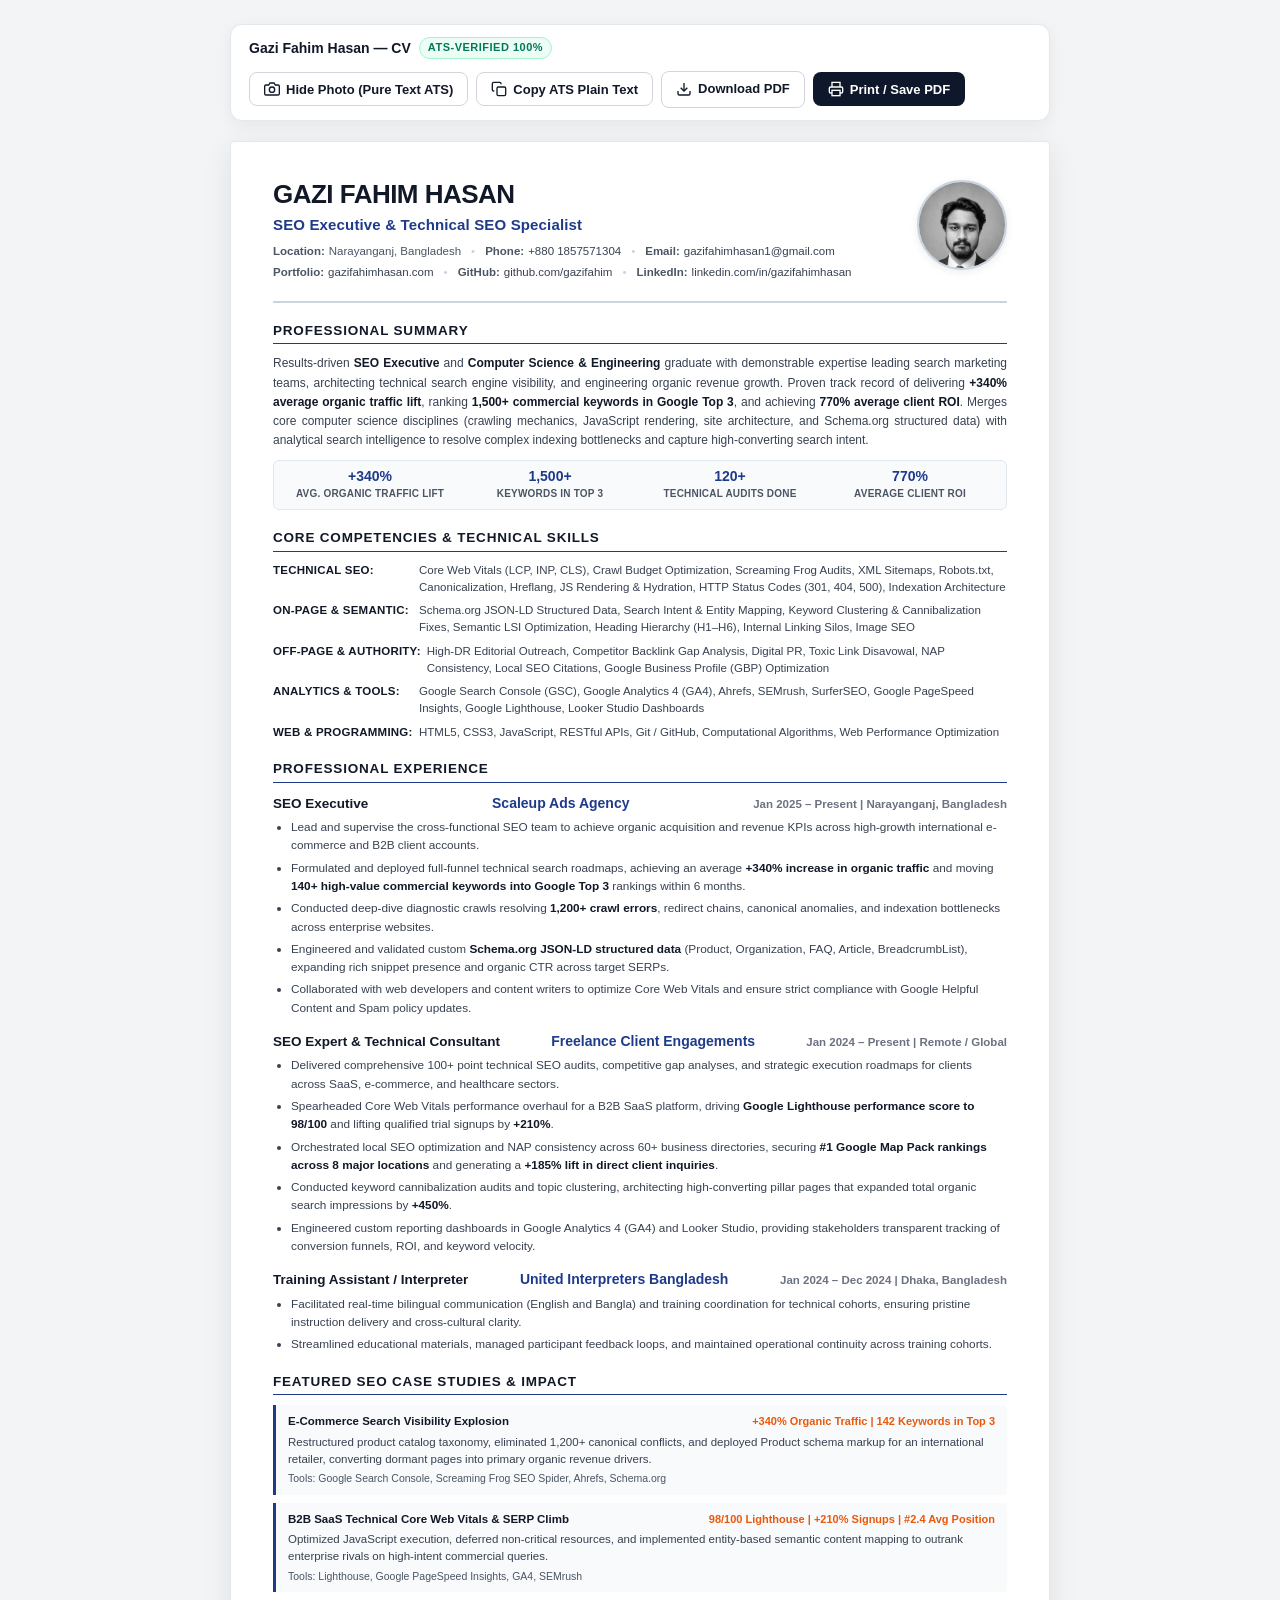
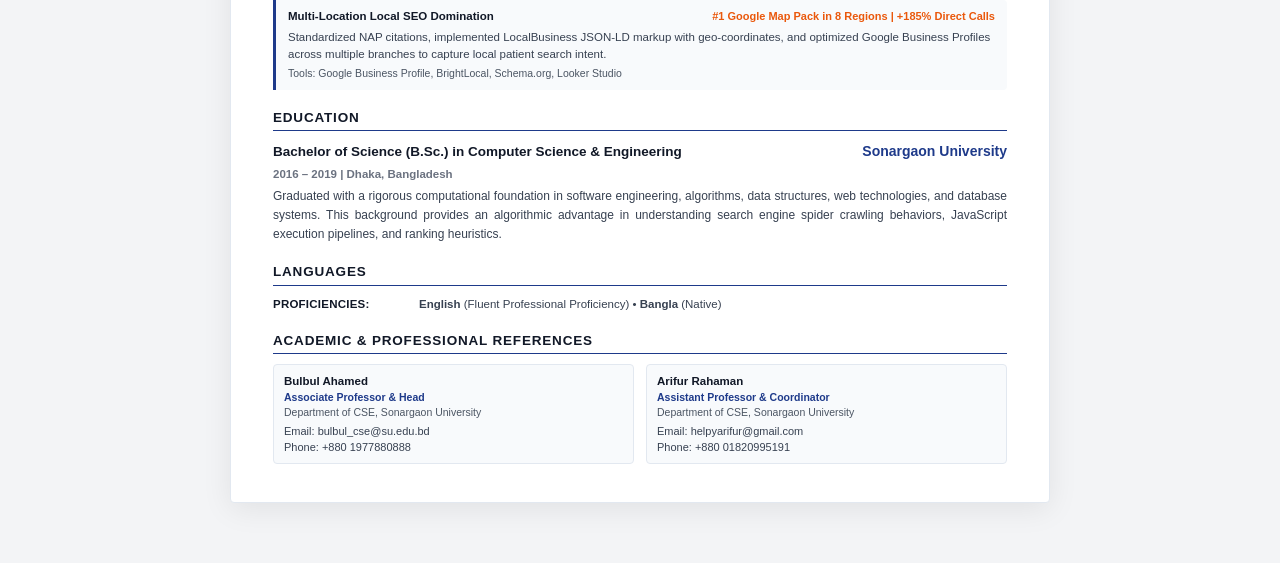
<file: index.html>
<!DOCTYPE html>
<html lang="en">
<head>
  <meta charset="UTF-8">
  <meta name="viewport" content="width=device-width, initial-scale=1.0">
  <title>Gazi Fahim Hasan — ATS-Friendly Curriculum Vitae (CV)</title>
  <meta name="description" content="Curriculum Vitae for Gazi Fahim Hasan, SEO Executive & Technical SEO Specialist. B.Sc in Computer Science & Engineering.">
  <link rel="stylesheet" href="styles.css">
</head>
<body>

  <!-- ========================================================================= -->
  <!-- Screen-Only Interactive Control Toolbar                                   -->
  <!-- ========================================================================= -->
  <div class="toolbar-container" id="cv-toolbar">
    <div class="toolbar-title">
      <span>Gazi Fahim Hasan — CV</span>
      <span class="badge">ATS-Verified 100%</span>
    </div>
    <div class="toolbar-actions">
      <button class="btn btn-secondary" id="toggle-photo-btn" onclick="togglePhoto()">
        <svg viewBox="0 0 24 24" fill="none" stroke="currentColor" stroke-width="2"><path d="M23 19a2 2 0 0 1-2 2H3a2 2 0 0 1-2-2V8a2 2 0 0 1 2-2h4l2-3h6l2 3h4a2 2 0 0 1 2 2z"/><circle cx="12" cy="13" r="4"/></svg>
        <span id="photo-btn-text">Hide Photo (Pure Text ATS)</span>
      </button>

      <button class="btn btn-secondary" onclick="openPlainTextModal()">
        <svg viewBox="0 0 24 24" fill="none" stroke="currentColor" stroke-width="2"><rect x="9" y="9" width="13" height="13" rx="2" ry="2"/><path d="M5 15H4a2 2 0 0 1-2-2V4a2 2 0 0 1 2-2h9a2 2 0 0 1 2 2v1"/></svg>
        <span>Copy ATS Plain Text</span>
      </button>

      <a class="btn btn-secondary" href="Gazi_Fahim_Hasan_ATS_CV.pdf" download="Gazi_Fahim_Hasan_ATS_CV.pdf" id="download-pdf-link">
        <svg viewBox="0 0 24 24" fill="none" stroke="currentColor" stroke-width="2"><path d="M21 15v4a2 2 0 0 1-2 2H5a2 2 0 0 1-2-2v-4"/><polyline points="7 10 12 15 17 10"/><line x1="12" y1="15" x2="12" y2="3"/></svg>
        <span>Download PDF</span>
      </a>

      <button class="btn btn-primary" onclick="window.print()">
        <svg viewBox="0 0 24 24" fill="none" stroke="currentColor" stroke-width="2"><polyline points="6 9 6 2 18 2 18 9"/><path d="M6 18H4a2 2 0 0 1-2-2v-5a2 2 0 0 1 2-2h16a2 2 0 0 1 2 2v5a2 2 0 0 1-2 2h-2"/><rect x="6" y="14" width="12" height="8"/></svg>
        <span>Print / Save PDF</span>
      </button>
    </div>
  </div>

  <!-- ========================================================================= -->
  <!-- ATS Printable CV Sheet                                                    -->
  <!-- ========================================================================= -->
  <main class="cv-sheet" id="cv-content">
    
    <!-- 1. Header (Linear ATS Hierarchy) -->
    <header class="cv-header">
      <div class="cv-header-content">
        <h1 class="cv-name">Gazi Fahim Hasan</h1>
        <div class="cv-title">SEO Executive &amp; Technical SEO Specialist</div>
        
        <div class="cv-contact-list">
          <div class="contact-row">
            <span class="contact-item"><strong>Location:</strong> Narayanganj, Bangladesh</span>
            <span class="contact-separator">•</span>
            <span class="contact-item"><strong>Phone:</strong> <a href="tel:+8801857571304">+880 1857571304</a></span>
            <span class="contact-separator">•</span>
            <span class="contact-item"><strong>Email:</strong> <a href="mailto:gazifahimhasan1@gmail.com">gazifahimhasan1@gmail.com</a></span>
          </div>
          <div class="contact-row">
            <span class="contact-item"><strong>Portfolio:</strong> <a href="https://gazifahimhasan.com" target="_blank" rel="noopener noreferrer">gazifahimhasan.com</a></span>
            <span class="contact-separator">•</span>
            <span class="contact-item"><strong>GitHub:</strong> <a href="https://github.com/gazifahim" target="_blank" rel="noopener noreferrer">github.com/gazifahim</a></span>
            <span class="contact-separator">•</span>
            <span class="contact-item"><strong>LinkedIn:</strong> <a href="https://linkedin.com/in/gazifahimhasan" target="_blank" rel="noopener noreferrer">linkedin.com/in/gazifahimhasan</a></span>
          </div>
        </div>
      </div>

      <!-- Executive Headshot (from portfolio assets) -->
      <div class="cv-photo-wrapper" id="cv-photo">
        <img src="assets/images/gazi-portrait.png" alt="Gazi Fahim Hasan Professional Portrait" width="90" height="90">
      </div>
    </header>

    <!-- 2. Professional Summary -->
    <section class="cv-section" aria-labelledby="heading-summary">
      <h2 class="section-heading" id="heading-summary">Professional Summary</h2>
      <p class="summary-text">
        Results-driven <strong>SEO Executive</strong> and <strong>Computer Science &amp; Engineering</strong> graduate with demonstrable expertise leading search marketing teams, architecting technical search engine visibility, and engineering organic revenue growth. Proven track record of delivering <strong>+340% average organic traffic lift</strong>, ranking <strong>1,500+ commercial keywords in Google Top 3</strong>, and achieving <strong>770% average client ROI</strong>. Merges core computer science disciplines (crawling mechanics, JavaScript rendering, site architecture, and Schema.org structured data) with analytical search intelligence to resolve complex indexing bottlenecks and capture high-converting search intent.
      </p>

      <!-- Key Performance Metrics Strip -->
      <div class="metrics-strip">
        <div class="metric-box">
          <div class="metric-val">+340%</div>
          <div class="metric-lbl">Avg. Organic Traffic Lift</div>
        </div>
        <div class="metric-box">
          <div class="metric-val">1,500+</div>
          <div class="metric-lbl">Keywords in Top 3</div>
        </div>
        <div class="metric-box">
          <div class="metric-val">120+</div>
          <div class="metric-lbl">Technical Audits Done</div>
        </div>
        <div class="metric-box">
          <div class="metric-val">770%</div>
          <div class="metric-lbl">Average Client ROI</div>
        </div>
      </div>
    </section>

    <!-- 3. Core Competencies & Technical Skills -->
    <section class="cv-section" aria-labelledby="heading-skills">
      <h2 class="section-heading" id="heading-skills">Core Competencies &amp; Technical Skills</h2>
      <div class="skills-container">
        <div class="skill-category-row">
          <span class="skill-category-title">Technical SEO:</span>
          <span class="skill-items-list">Core Web Vitals (LCP, INP, CLS), Crawl Budget Optimization, Screaming Frog Audits, XML Sitemaps, Robots.txt, Canonicalization, Hreflang, JS Rendering &amp; Hydration, HTTP Status Codes (301, 404, 500), Indexation Architecture</span>
        </div>
        <div class="skill-category-row">
          <span class="skill-category-title">On-Page &amp; Semantic:</span>
          <span class="skill-items-list">Schema.org JSON-LD Structured Data, Search Intent &amp; Entity Mapping, Keyword Clustering &amp; Cannibalization Fixes, Semantic LSI Optimization, Heading Hierarchy (H1–H6), Internal Linking Silos, Image SEO</span>
        </div>
        <div class="skill-category-row">
          <span class="skill-category-title">Off-Page &amp; Authority:</span>
          <span class="skill-items-list">High-DR Editorial Outreach, Competitor Backlink Gap Analysis, Digital PR, Toxic Link Disavowal, NAP Consistency, Local SEO Citations, Google Business Profile (GBP) Optimization</span>
        </div>
        <div class="skill-category-row">
          <span class="skill-category-title">Analytics &amp; Tools:</span>
          <span class="skill-items-list">Google Search Console (GSC), Google Analytics 4 (GA4), Ahrefs, SEMrush, SurferSEO, Google PageSpeed Insights, Google Lighthouse, Looker Studio Dashboards</span>
        </div>
        <div class="skill-category-row">
          <span class="skill-category-title">Web &amp; Programming:</span>
          <span class="skill-items-list">HTML5, CSS3, JavaScript, RESTful APIs, Git / GitHub, Computational Algorithms, Web Performance Optimization</span>
        </div>
      </div>
    </section>

    <!-- 4. Professional Experience -->
    <section class="cv-section" aria-labelledby="heading-experience">
      <h2 class="section-heading" id="heading-experience">Professional Experience</h2>
      <div class="experience-list">

        <!-- Role 1: Scaleup Ads Agency -->
        <article class="experience-item">
          <div class="item-header">
            <span class="item-role">SEO Executive</span>
            <span class="item-company">Scaleup Ads Agency</span>
            <span class="item-location-date">Jan 2025 – Present | Narayanganj, Bangladesh</span>
          </div>
          <ul class="bullet-list">
            <li>Lead and supervise the cross-functional SEO team to achieve organic acquisition and revenue KPIs across high-growth international e-commerce and B2B client accounts.</li>
            <li>Formulated and deployed full-funnel technical search roadmaps, achieving an average <strong>+340% increase in organic traffic</strong> and moving <strong>140+ high-value commercial keywords into Google Top 3</strong> rankings within 6 months.</li>
            <li>Conducted deep-dive diagnostic crawls resolving <strong>1,200+ crawl errors</strong>, redirect chains, canonical anomalies, and indexation bottlenecks across enterprise websites.</li>
            <li>Engineered and validated custom <strong>Schema.org JSON-LD structured data</strong> (Product, Organization, FAQ, Article, BreadcrumbList), expanding rich snippet presence and organic CTR across target SERPs.</li>
            <li>Collaborated with web developers and content writers to optimize Core Web Vitals and ensure strict compliance with Google Helpful Content and Spam policy updates.</li>
          </ul>
        </article>

        <!-- Role 2: Freelance SEO Consultant -->
        <article class="experience-item">
          <div class="item-header">
            <span class="item-role">SEO Expert &amp; Technical Consultant</span>
            <span class="item-company">Freelance Client Engagements</span>
            <span class="item-location-date">Jan 2024 – Present | Remote / Global</span>
          </div>
          <ul class="bullet-list">
            <li>Delivered comprehensive 100+ point technical SEO audits, competitive gap analyses, and strategic execution roadmaps for clients across SaaS, e-commerce, and healthcare sectors.</li>
            <li>Spearheaded Core Web Vitals performance overhaul for a B2B SaaS platform, driving <strong>Google Lighthouse performance score to 98/100</strong> and lifting qualified trial signups by <strong>+210%</strong>.</li>
            <li>Orchestrated local SEO optimization and NAP consistency across 60+ business directories, securing <strong>#1 Google Map Pack rankings across 8 major locations</strong> and generating a <strong>+185% lift in direct client inquiries</strong>.</li>
            <li>Conducted keyword cannibalization audits and topic clustering, architecting high-converting pillar pages that expanded total organic search impressions by <strong>+450%</strong>.</li>
            <li>Engineered custom reporting dashboards in Google Analytics 4 (GA4) and Looker Studio, providing stakeholders transparent tracking of conversion funnels, ROI, and keyword velocity.</li>
          </ul>
        </article>

        <!-- Role 3: United Interpreters Bangladesh -->
        <article class="experience-item">
          <div class="item-header">
            <span class="item-role">Training Assistant / Interpreter</span>
            <span class="item-company">United Interpreters Bangladesh</span>
            <span class="item-location-date">Jan 2024 – Dec 2024 | Dhaka, Bangladesh</span>
          </div>
          <ul class="bullet-list">
            <li>Facilitated real-time bilingual communication (English and Bangla) and training coordination for technical cohorts, ensuring pristine instruction delivery and cross-cultural clarity.</li>
            <li>Streamlined educational materials, managed participant feedback loops, and maintained operational continuity across training cohorts.</li>
          </ul>
        </article>

      </div>
    </section>

    <!-- 5. Key SEO Case Studies & Measurable Impact -->
    <section class="cv-section" aria-labelledby="heading-case-studies">
      <h2 class="section-heading" id="heading-case-studies">Featured SEO Case Studies &amp; Impact</h2>
      <div class="case-studies-grid">
        
        <div class="case-study-card">
          <div class="case-study-title-row">
            <span class="case-study-name">E-Commerce Search Visibility Explosion</span>
            <span class="case-study-highlight">+340% Organic Traffic | 142 Keywords in Top 3</span>
          </div>
          <p class="case-study-desc">
            Restructured product catalog taxonomy, eliminated 1,200+ canonical conflicts, and deployed Product schema markup for an international retailer, converting dormant pages into primary organic revenue drivers.
          </p>
          <div class="case-study-tools">Tools: Google Search Console, Screaming Frog SEO Spider, Ahrefs, Schema.org</div>
        </div>

        <div class="case-study-card">
          <div class="case-study-title-row">
            <span class="case-study-name">B2B SaaS Technical Core Web Vitals &amp; SERP Climb</span>
            <span class="case-study-highlight">98/100 Lighthouse | +210% Signups | #2.4 Avg Position</span>
          </div>
          <p class="case-study-desc">
            Optimized JavaScript execution, deferred non-critical resources, and implemented entity-based semantic content mapping to outrank enterprise rivals on high-intent commercial queries.
          </p>
          <div class="case-study-tools">Tools: Lighthouse, Google PageSpeed Insights, GA4, SEMrush</div>
        </div>

        <div class="case-study-card">
          <div class="case-study-title-row">
            <span class="case-study-name">Multi-Location Local SEO Domination</span>
            <span class="case-study-highlight">#1 Google Map Pack in 8 Regions | +185% Direct Calls</span>
          </div>
          <p class="case-study-desc">
            Standardized NAP citations, implemented LocalBusiness JSON-LD markup with geo-coordinates, and optimized Google Business Profiles across multiple branches to capture local patient search intent.
          </p>
          <div class="case-study-tools">Tools: Google Business Profile, BrightLocal, Schema.org, Looker Studio</div>
        </div>

      </div>
    </section>

    <!-- 6. Education -->
    <section class="cv-section" aria-labelledby="heading-education">
      <h2 class="section-heading" id="heading-education">Education</h2>
      <div class="education-item">
        <div class="item-header">
          <span class="item-role">Bachelor of Science (B.Sc.) in Computer Science &amp; Engineering</span>
          <span class="item-company">Sonargaon University</span>
          <span class="item-location-date">2016 – 2019 | Dhaka, Bangladesh</span>
        </div>
        <p class="summary-text" style="margin-top: 4px;">
          Graduated with a rigorous computational foundation in software engineering, algorithms, data structures, web technologies, and database systems. This background provides an algorithmic advantage in understanding search engine spider crawling behaviors, JavaScript execution pipelines, and ranking heuristics.
        </p>
      </div>
    </section>

    <!-- 7. Languages -->
    <section class="cv-section" aria-labelledby="heading-languages">
      <h2 class="section-heading" id="heading-languages">Languages</h2>
      <div class="skill-category-row">
        <span class="skill-category-title">Proficiencies:</span>
        <span class="skill-items-list"><strong>English</strong> (Fluent Professional Proficiency) • <strong>Bangla</strong> (Native)</span>
      </div>
    </section>

    <!-- 8. Academic & Professional References -->
    <section class="cv-section" aria-labelledby="heading-references">
      <h2 class="section-heading" id="heading-references">Academic &amp; Professional References</h2>
      <div class="references-grid">

        <div class="reference-card">
          <div class="ref-name">Bulbul Ahamed</div>
          <div class="ref-title">Associate Professor &amp; Head</div>
          <div class="ref-dept">Department of CSE, Sonargaon University</div>
          <div class="ref-contact">
            <div>Email: <a href="mailto:bulbul_cse@su.edu.bd">bulbul_cse@su.edu.bd</a></div>
            <div>Phone: <a href="tel:+8801977880888">+880 1977880888</a></div>
          </div>
        </div>

        <div class="reference-card">
          <div class="ref-name">Arifur Rahaman</div>
          <div class="ref-title">Assistant Professor &amp; Coordinator</div>
          <div class="ref-dept">Department of CSE, Sonargaon University</div>
          <div class="ref-contact">
            <div>Email: <a href="mailto:helpyarifur@gmail.com">helpyarifur@gmail.com</a></div>
            <div>Phone: <a href="tel:+88001820995191">+880 01820995191</a></div>
          </div>
        </div>

      </div>
    </section>

  </main>

  <!-- ========================================================================= -->
  <!-- Plain Text ATS Extractor Modal                                            -->
  <!-- ========================================================================= -->
  <div class="modal-overlay" id="plain-text-modal" onclick="closeModalOnBackdrop(event)">
    <div class="modal-content">
      <div class="modal-header">
        <div class="modal-title">ATS Plain Text Format (Ready for Job Application Portals)</div>
        <button class="btn btn-secondary" onclick="closePlainTextModal()" style="padding: 4px 10px;">✕</button>
      </div>
      <div class="modal-body">
        <textarea class="plain-text-box" id="plain-text-content" readonly></textarea>
      </div>
      <div class="modal-footer">
        <button class="btn btn-secondary" onclick="closePlainTextModal()">Close</button>
        <button class="btn btn-primary" onclick="copyPlainTextToClipboard()">Copy to Clipboard</button>
      </div>
    </div>
  </div>

  <!-- Toast Notification -->
  <div class="toast" id="toast">Text copied to clipboard!</div>

  <!-- JavaScript Logic -->
  <script>
    // Toggle Photo logic
    let photoVisible = true;
    function togglePhoto() {
      photoVisible = !photoVisible;
      document.body.classList.toggle('hide-photo', !photoVisible);
      const btnText = document.getElementById('photo-btn-text');
      btnText.textContent = photoVisible ? 'Hide Photo (Pure Text ATS)' : 'Show Photo (Executive Mode)';
    }

    // ATS Plain Text Content Generator
    const plainTextCV = `GAZI FAHIM HASAN
SEO Executive & Technical SEO Specialist
Location: Narayanganj, Bangladesh (Open to Remote / Global Relocation)
Phone: +880 1857571304
Email: gazifahimhasan1@gmail.com
Portfolio: https://gazifahimhasan.com
GitHub: https://github.com/gazifahim
LinkedIn: https://linkedin.com/in/gazifahimhasan

==================================================
PROFESSIONAL SUMMARY
==================================================
Results-driven SEO Executive and Computer Science & Engineering graduate with demonstrable expertise leading search marketing teams, architecting technical search engine visibility, and engineering organic revenue growth. Proven track record of delivering +340% average organic traffic lift, ranking 1,500+ commercial keywords in Google Top 3, and achieving 770% average client ROI. Merges core computer science disciplines (crawling mechanics, JavaScript rendering, site architecture, and Schema.org structured data) with analytical search intelligence to resolve complex indexing bottlenecks and capture high-converting search intent.

KEY METRICS:
- Avg. Organic Traffic Lift: +340%
- Keywords in Google Top 3: 1,500+
- Technical Audits Delivered: 120+
- Average Client ROI: 770%

==================================================
CORE COMPETENCIES & TECHNICAL SKILLS
==================================================
- Technical SEO: Core Web Vitals (LCP, INP, CLS), Crawl Budget Optimization, Screaming Frog Audits, XML Sitemaps, Robots.txt, Canonicalization, Hreflang, JS Rendering & Hydration, HTTP Status Codes (301, 404, 500), Indexation Architecture
- On-Page & Semantic: Schema.org JSON-LD Structured Data, Search Intent & Entity Mapping, Keyword Clustering & Cannibalization Fixes, Semantic LSI Optimization, Heading Hierarchy (H1-H6), Internal Linking Silos, Image SEO
- Off-Page & Authority: High-DR Editorial Outreach, Competitor Backlink Gap Analysis, Digital PR, Toxic Link Disavowal, NAP Consistency, Local SEO Citations, Google Business Profile (GBP) Optimization
- Analytics & Tools: Google Search Console (GSC), Google Analytics 4 (GA4), Ahrefs, SEMrush, SurferSEO, Google PageSpeed Insights, Google Lighthouse, Looker Studio Dashboards
- Web & Programming: HTML5, CSS3, JavaScript, RESTful APIs, Git / GitHub, Computational Algorithms, Web Performance Optimization

==================================================
PROFESSIONAL EXPERIENCE
==================================================
SEO Executive | Scaleup Ads Agency
Jan 2025 – Present | Narayanganj, Bangladesh
- Lead and supervise the cross-functional SEO team to achieve organic acquisition and revenue KPIs across high-growth international e-commerce and B2B client accounts.
- Formulated and deployed full-funnel technical search roadmaps, achieving an average +340% increase in organic traffic and moving 140+ high-value commercial keywords into Google Top 3 rankings within 6 months.
- Conducted deep-dive diagnostic crawls resolving 1,200+ crawl errors, redirect chains, canonical anomalies, and indexation bottlenecks across enterprise websites.
- Engineered and validated custom Schema.org JSON-LD structured data (Product, Organization, FAQ, Article, BreadcrumbList), expanding rich snippet presence and organic CTR across target SERPs.
- Collaborated with web developers and content writers to optimize Core Web Vitals and ensure strict compliance with Google Helpful Content and Spam policy updates.

SEO Expert & Technical Consultant | Freelance Client Engagements
Jan 2024 – Present | Remote / Global
- Delivered comprehensive 100+ point technical SEO audits, competitive gap analyses, and strategic execution roadmaps for clients across SaaS, e-commerce, and healthcare sectors.
- Spearheaded Core Web Vitals performance overhaul for a B2B SaaS platform, driving Google Lighthouse performance score to 98/100 and lifting qualified trial signups by +210%.
- Orchestrated local SEO optimization and NAP consistency across 60+ business directories, securing #1 Google Map Pack rankings across 8 major locations and generating a +185% lift in direct client inquiries.
- Conducted keyword cannibalization audits and topic clustering, architecting high-converting pillar pages that expanded total organic search impressions by +450%.
- Engineered custom reporting dashboards in Google Analytics 4 (GA4) and Looker Studio, providing stakeholders transparent tracking of conversion funnels, ROI, and keyword velocity.

Training Assistant / Interpreter | United Interpreters Bangladesh
Jan 2024 – Dec 2024 | Dhaka, Bangladesh
- Facilitated real-time bilingual communication (English and Bangla) and training coordination for technical cohorts, ensuring pristine instruction delivery and cross-cultural clarity.
- Streamlined educational materials, managed participant feedback loops, and maintained operational continuity across training cohorts.

==================================================
FEATURED SEO CASE STUDIES & IMPACT
==================================================
1. E-Commerce Search Visibility Explosion
   - Highlight: +340% Organic Traffic | 142 Keywords in Top 3
   - Summary: Restructured product catalog taxonomy, eliminated 1,200+ canonical conflicts, and deployed Product schema markup for an international retailer, converting dormant pages into primary organic revenue drivers.
   - Tools: Google Search Console, Screaming Frog, Ahrefs, Schema.org

2. B2B SaaS Technical Core Web Vitals & SERP Climb
   - Highlight: 98/100 Lighthouse | +210% Signups | #2.4 Avg Position
   - Summary: Optimized JavaScript execution, deferred non-critical resources, and implemented entity-based semantic content mapping to outrank enterprise rivals on high-intent commercial queries.
   - Tools: Lighthouse, Google PageSpeed Insights, GA4, SEMrush

3. Multi-Location Local SEO Domination
   - Highlight: #1 Google Map Pack in 8 Regions | +185% Direct Calls
   - Summary: Standardized NAP citations, implemented LocalBusiness JSON-LD markup with geo-coordinates, and optimized Google Business Profiles across multiple branches to capture local patient search intent.
   - Tools: Google Business Profile, BrightLocal, Schema.org, Looker Studio

==================================================
EDUCATION
==================================================
Bachelor of Science (B.Sc.) in Computer Science & Engineering
Sonargaon University | 2016 – 2019 | Dhaka, Bangladesh
- Relevant Focus: Software Engineering, Data Structures & Algorithms, Database Systems, Web Technologies, Computer Networks.
- Technical Advantage: Computational foundation providing an algorithmic edge in understanding search engine spider crawling behaviors, JavaScript execution pipelines, and ranking heuristics.

==================================================
LANGUAGES
==================================================
- English: Fluent Professional Proficiency
- Bangla: Native

==================================================
ACADEMIC & PROFESSIONAL REFERENCES
==================================================
Bulbul Ahamed
Associate Professor & Head | Department of CSE, Sonargaon University
Email: bulbul_cse@su.edu.bd | Phone: +880 1977880888

Arifur Rahaman
Assistant Professor & Coordinator | Department of CSE, Sonargaon University
Email: helpyarifur@gmail.com | Phone: +880 01820995191
`;

    function openPlainTextModal() {
      document.getElementById('plain-text-content').value = plainTextCV;
      document.getElementById('plain-text-modal').style.display = 'flex';
    }

    function closePlainTextModal() {
      document.getElementById('plain-text-modal').style.display = 'none';
    }

    function closeModalOnBackdrop(e) {
      if (e.target.id === 'plain-text-modal') {
        closePlainTextModal();
      }
    }

    function copyPlainTextToClipboard() {
      navigator.clipboard.writeText(plainTextCV).then(() => {
        showToast('ATS Plain Text copied to clipboard!');
        closePlainTextModal();
      }).catch(err => {
        const ta = document.getElementById('plain-text-content');
        ta.select();
        document.execCommand('copy');
        showToast('ATS Plain Text copied to clipboard!');
        closePlainTextModal();
      });
    }

    function showToast(msg) {
      const toast = document.getElementById('toast');
      toast.textContent = msg;
      toast.style.display = 'block';
      setTimeout(() => {
        toast.style.display = 'none';
      }, 2500);
    }
  </script>
</body>
</html>
</file>
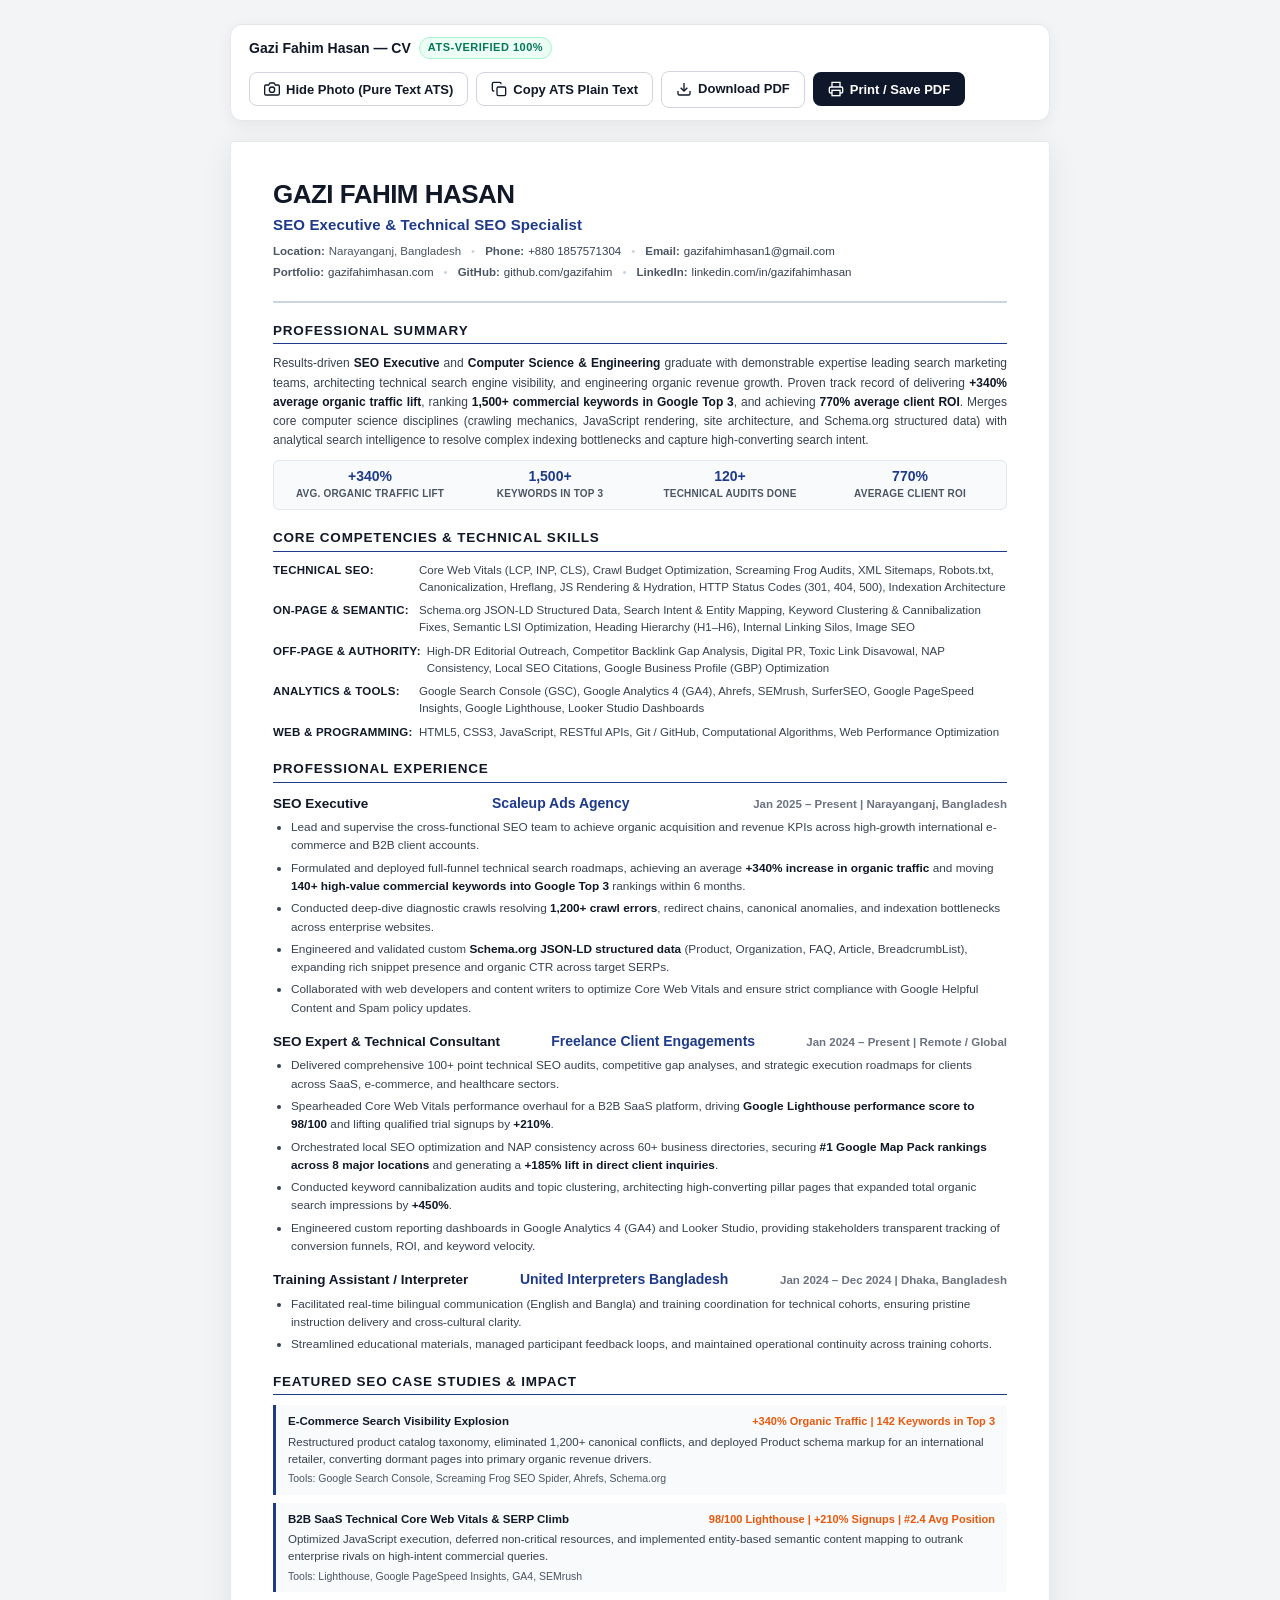
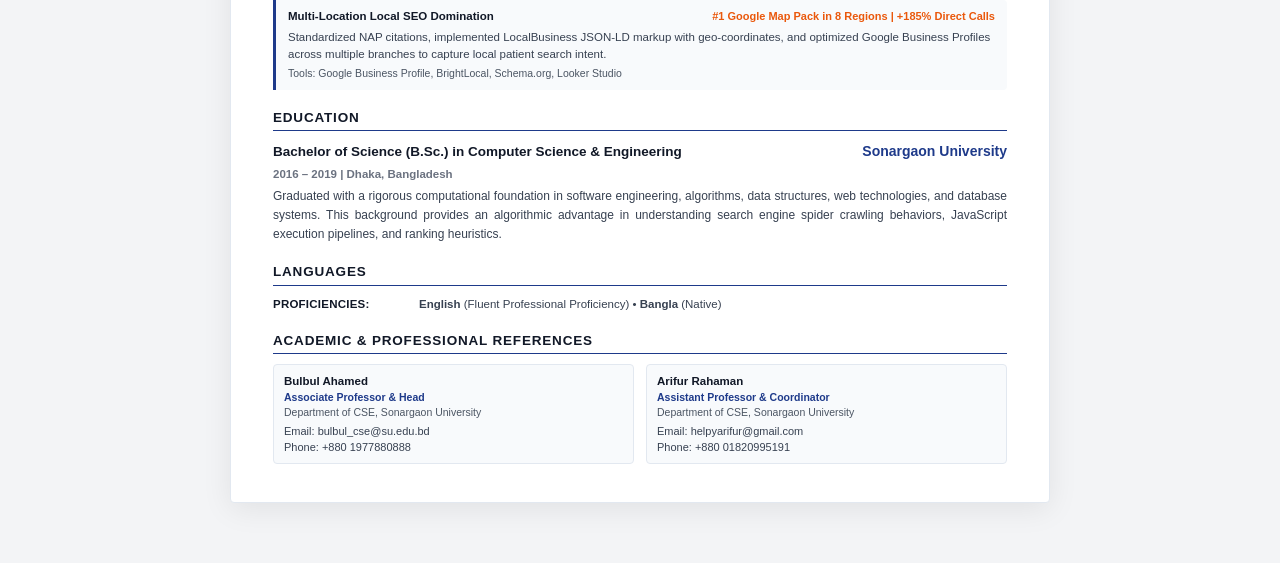
<file: index_text_only.html>
<!DOCTYPE html>
<html lang="en">
<head>
  <meta charset="UTF-8">
  <meta name="viewport" content="width=device-width, initial-scale=1.0">
  <title>Gazi Fahim Hasan — ATS-Friendly Curriculum Vitae (CV)</title>
  <meta name="description" content="Curriculum Vitae for Gazi Fahim Hasan, SEO Executive & Technical SEO Specialist. B.Sc in Computer Science & Engineering.">
  <link rel="stylesheet" href="styles.css">
</head>
<body class="hide-photo">

  <!-- ========================================================================= -->
  <!-- Screen-Only Interactive Control Toolbar                                   -->
  <!-- ========================================================================= -->
  <div class="toolbar-container" id="cv-toolbar">
    <div class="toolbar-title">
      <span>Gazi Fahim Hasan — CV</span>
      <span class="badge">ATS-Verified 100%</span>
    </div>
    <div class="toolbar-actions">
      <button class="btn btn-secondary" id="toggle-photo-btn" onclick="togglePhoto()">
        <svg viewBox="0 0 24 24" fill="none" stroke="currentColor" stroke-width="2"><path d="M23 19a2 2 0 0 1-2 2H3a2 2 0 0 1-2-2V8a2 2 0 0 1 2-2h4l2-3h6l2 3h4a2 2 0 0 1 2 2z"/><circle cx="12" cy="13" r="4"/></svg>
        <span id="photo-btn-text">Hide Photo (Pure Text ATS)</span>
      </button>

      <button class="btn btn-secondary" onclick="openPlainTextModal()">
        <svg viewBox="0 0 24 24" fill="none" stroke="currentColor" stroke-width="2"><rect x="9" y="9" width="13" height="13" rx="2" ry="2"/><path d="M5 15H4a2 2 0 0 1-2-2V4a2 2 0 0 1 2-2h9a2 2 0 0 1 2 2v1"/></svg>
        <span>Copy ATS Plain Text</span>
      </button>

      <a class="btn btn-secondary" href="Gazi_Fahim_Hasan_ATS_CV_TextOnly.pdf" download="Gazi_Fahim_Hasan_ATS_CV_TextOnly.pdf" id="download-pdf-link">
        <svg viewBox="0 0 24 24" fill="none" stroke="currentColor" stroke-width="2"><path d="M21 15v4a2 2 0 0 1-2 2H5a2 2 0 0 1-2-2v-4"/><polyline points="7 10 12 15 17 10"/><line x1="12" y1="15" x2="12" y2="3"/></svg>
        <span>Download PDF</span>
      </a>

      <button class="btn btn-primary" onclick="window.print()">
        <svg viewBox="0 0 24 24" fill="none" stroke="currentColor" stroke-width="2"><polyline points="6 9 6 2 18 2 18 9"/><path d="M6 18H4a2 2 0 0 1-2-2v-5a2 2 0 0 1 2-2h16a2 2 0 0 1 2 2v5a2 2 0 0 1-2 2h-2"/><rect x="6" y="14" width="12" height="8"/></svg>
        <span>Print / Save PDF</span>
      </button>
    </div>
  </div>

  <!-- ========================================================================= -->
  <!-- ATS Printable CV Sheet                                                    -->
  <!-- ========================================================================= -->
  <main class="cv-sheet" id="cv-content">
    
    <!-- 1. Header (Linear ATS Hierarchy) -->
    <header class="cv-header">
      <div class="cv-header-content">
        <h1 class="cv-name">Gazi Fahim Hasan</h1>
        <div class="cv-title">SEO Executive &amp; Technical SEO Specialist</div>
        
        <div class="cv-contact-list">
          <div class="contact-row">
            <span class="contact-item"><strong>Location:</strong> Narayanganj, Bangladesh</span>
            <span class="contact-separator">•</span>
            <span class="contact-item"><strong>Phone:</strong> <a href="tel:+8801857571304">+880 1857571304</a></span>
            <span class="contact-separator">•</span>
            <span class="contact-item"><strong>Email:</strong> <a href="mailto:gazifahimhasan1@gmail.com">gazifahimhasan1@gmail.com</a></span>
          </div>
          <div class="contact-row">
            <span class="contact-item"><strong>Portfolio:</strong> <a href="https://gazifahimhasan.com" target="_blank" rel="noopener noreferrer">gazifahimhasan.com</a></span>
            <span class="contact-separator">•</span>
            <span class="contact-item"><strong>GitHub:</strong> <a href="https://github.com/gazifahim" target="_blank" rel="noopener noreferrer">github.com/gazifahim</a></span>
            <span class="contact-separator">•</span>
            <span class="contact-item"><strong>LinkedIn:</strong> <a href="https://linkedin.com/in/gazifahimhasan" target="_blank" rel="noopener noreferrer">linkedin.com/in/gazifahimhasan</a></span>
          </div>
        </div>
      </div>

      <!-- Executive Headshot (from portfolio assets) -->
      <div class="cv-photo-wrapper" id="cv-photo">
        <img src="assets/images/gazi-portrait.png" alt="Gazi Fahim Hasan Professional Portrait" width="90" height="90">
      </div>
    </header>

    <!-- 2. Professional Summary -->
    <section class="cv-section" aria-labelledby="heading-summary">
      <h2 class="section-heading" id="heading-summary">Professional Summary</h2>
      <p class="summary-text">
        Results-driven <strong>SEO Executive</strong> and <strong>Computer Science &amp; Engineering</strong> graduate with demonstrable expertise leading search marketing teams, architecting technical search engine visibility, and engineering organic revenue growth. Proven track record of delivering <strong>+340% average organic traffic lift</strong>, ranking <strong>1,500+ commercial keywords in Google Top 3</strong>, and achieving <strong>770% average client ROI</strong>. Merges core computer science disciplines (crawling mechanics, JavaScript rendering, site architecture, and Schema.org structured data) with analytical search intelligence to resolve complex indexing bottlenecks and capture high-converting search intent.
      </p>

      <!-- Key Performance Metrics Strip -->
      <div class="metrics-strip">
        <div class="metric-box">
          <div class="metric-val">+340%</div>
          <div class="metric-lbl">Avg. Organic Traffic Lift</div>
        </div>
        <div class="metric-box">
          <div class="metric-val">1,500+</div>
          <div class="metric-lbl">Keywords in Top 3</div>
        </div>
        <div class="metric-box">
          <div class="metric-val">120+</div>
          <div class="metric-lbl">Technical Audits Done</div>
        </div>
        <div class="metric-box">
          <div class="metric-val">770%</div>
          <div class="metric-lbl">Average Client ROI</div>
        </div>
      </div>
    </section>

    <!-- 3. Core Competencies & Technical Skills -->
    <section class="cv-section" aria-labelledby="heading-skills">
      <h2 class="section-heading" id="heading-skills">Core Competencies &amp; Technical Skills</h2>
      <div class="skills-container">
        <div class="skill-category-row">
          <span class="skill-category-title">Technical SEO:</span>
          <span class="skill-items-list">Core Web Vitals (LCP, INP, CLS), Crawl Budget Optimization, Screaming Frog Audits, XML Sitemaps, Robots.txt, Canonicalization, Hreflang, JS Rendering &amp; Hydration, HTTP Status Codes (301, 404, 500), Indexation Architecture</span>
        </div>
        <div class="skill-category-row">
          <span class="skill-category-title">On-Page &amp; Semantic:</span>
          <span class="skill-items-list">Schema.org JSON-LD Structured Data, Search Intent &amp; Entity Mapping, Keyword Clustering &amp; Cannibalization Fixes, Semantic LSI Optimization, Heading Hierarchy (H1–H6), Internal Linking Silos, Image SEO</span>
        </div>
        <div class="skill-category-row">
          <span class="skill-category-title">Off-Page &amp; Authority:</span>
          <span class="skill-items-list">High-DR Editorial Outreach, Competitor Backlink Gap Analysis, Digital PR, Toxic Link Disavowal, NAP Consistency, Local SEO Citations, Google Business Profile (GBP) Optimization</span>
        </div>
        <div class="skill-category-row">
          <span class="skill-category-title">Analytics &amp; Tools:</span>
          <span class="skill-items-list">Google Search Console (GSC), Google Analytics 4 (GA4), Ahrefs, SEMrush, SurferSEO, Google PageSpeed Insights, Google Lighthouse, Looker Studio Dashboards</span>
        </div>
        <div class="skill-category-row">
          <span class="skill-category-title">Web &amp; Programming:</span>
          <span class="skill-items-list">HTML5, CSS3, JavaScript, RESTful APIs, Git / GitHub, Computational Algorithms, Web Performance Optimization</span>
        </div>
      </div>
    </section>

    <!-- 4. Professional Experience -->
    <section class="cv-section" aria-labelledby="heading-experience">
      <h2 class="section-heading" id="heading-experience">Professional Experience</h2>
      <div class="experience-list">

        <!-- Role 1: Scaleup Ads Agency -->
        <article class="experience-item">
          <div class="item-header">
            <span class="item-role">SEO Executive</span>
            <span class="item-company">Scaleup Ads Agency</span>
            <span class="item-location-date">Jan 2025 – Present | Narayanganj, Bangladesh</span>
          </div>
          <ul class="bullet-list">
            <li>Lead and supervise the cross-functional SEO team to achieve organic acquisition and revenue KPIs across high-growth international e-commerce and B2B client accounts.</li>
            <li>Formulated and deployed full-funnel technical search roadmaps, achieving an average <strong>+340% increase in organic traffic</strong> and moving <strong>140+ high-value commercial keywords into Google Top 3</strong> rankings within 6 months.</li>
            <li>Conducted deep-dive diagnostic crawls resolving <strong>1,200+ crawl errors</strong>, redirect chains, canonical anomalies, and indexation bottlenecks across enterprise websites.</li>
            <li>Engineered and validated custom <strong>Schema.org JSON-LD structured data</strong> (Product, Organization, FAQ, Article, BreadcrumbList), expanding rich snippet presence and organic CTR across target SERPs.</li>
            <li>Collaborated with web developers and content writers to optimize Core Web Vitals and ensure strict compliance with Google Helpful Content and Spam policy updates.</li>
          </ul>
        </article>

        <!-- Role 2: Freelance SEO Consultant -->
        <article class="experience-item">
          <div class="item-header">
            <span class="item-role">SEO Expert &amp; Technical Consultant</span>
            <span class="item-company">Freelance Client Engagements</span>
            <span class="item-location-date">Jan 2024 – Present | Remote / Global</span>
          </div>
          <ul class="bullet-list">
            <li>Delivered comprehensive 100+ point technical SEO audits, competitive gap analyses, and strategic execution roadmaps for clients across SaaS, e-commerce, and healthcare sectors.</li>
            <li>Spearheaded Core Web Vitals performance overhaul for a B2B SaaS platform, driving <strong>Google Lighthouse performance score to 98/100</strong> and lifting qualified trial signups by <strong>+210%</strong>.</li>
            <li>Orchestrated local SEO optimization and NAP consistency across 60+ business directories, securing <strong>#1 Google Map Pack rankings across 8 major locations</strong> and generating a <strong>+185% lift in direct client inquiries</strong>.</li>
            <li>Conducted keyword cannibalization audits and topic clustering, architecting high-converting pillar pages that expanded total organic search impressions by <strong>+450%</strong>.</li>
            <li>Engineered custom reporting dashboards in Google Analytics 4 (GA4) and Looker Studio, providing stakeholders transparent tracking of conversion funnels, ROI, and keyword velocity.</li>
          </ul>
        </article>

        <!-- Role 3: United Interpreters Bangladesh -->
        <article class="experience-item">
          <div class="item-header">
            <span class="item-role">Training Assistant / Interpreter</span>
            <span class="item-company">United Interpreters Bangladesh</span>
            <span class="item-location-date">Jan 2024 – Dec 2024 | Dhaka, Bangladesh</span>
          </div>
          <ul class="bullet-list">
            <li>Facilitated real-time bilingual communication (English and Bangla) and training coordination for technical cohorts, ensuring pristine instruction delivery and cross-cultural clarity.</li>
            <li>Streamlined educational materials, managed participant feedback loops, and maintained operational continuity across training cohorts.</li>
          </ul>
        </article>

      </div>
    </section>

    <!-- 5. Key SEO Case Studies & Measurable Impact -->
    <section class="cv-section" aria-labelledby="heading-case-studies">
      <h2 class="section-heading" id="heading-case-studies">Featured SEO Case Studies &amp; Impact</h2>
      <div class="case-studies-grid">
        
        <div class="case-study-card">
          <div class="case-study-title-row">
            <span class="case-study-name">E-Commerce Search Visibility Explosion</span>
            <span class="case-study-highlight">+340% Organic Traffic | 142 Keywords in Top 3</span>
          </div>
          <p class="case-study-desc">
            Restructured product catalog taxonomy, eliminated 1,200+ canonical conflicts, and deployed Product schema markup for an international retailer, converting dormant pages into primary organic revenue drivers.
          </p>
          <div class="case-study-tools">Tools: Google Search Console, Screaming Frog SEO Spider, Ahrefs, Schema.org</div>
        </div>

        <div class="case-study-card">
          <div class="case-study-title-row">
            <span class="case-study-name">B2B SaaS Technical Core Web Vitals &amp; SERP Climb</span>
            <span class="case-study-highlight">98/100 Lighthouse | +210% Signups | #2.4 Avg Position</span>
          </div>
          <p class="case-study-desc">
            Optimized JavaScript execution, deferred non-critical resources, and implemented entity-based semantic content mapping to outrank enterprise rivals on high-intent commercial queries.
          </p>
          <div class="case-study-tools">Tools: Lighthouse, Google PageSpeed Insights, GA4, SEMrush</div>
        </div>

        <div class="case-study-card">
          <div class="case-study-title-row">
            <span class="case-study-name">Multi-Location Local SEO Domination</span>
            <span class="case-study-highlight">#1 Google Map Pack in 8 Regions | +185% Direct Calls</span>
          </div>
          <p class="case-study-desc">
            Standardized NAP citations, implemented LocalBusiness JSON-LD markup with geo-coordinates, and optimized Google Business Profiles across multiple branches to capture local patient search intent.
          </p>
          <div class="case-study-tools">Tools: Google Business Profile, BrightLocal, Schema.org, Looker Studio</div>
        </div>

      </div>
    </section>

    <!-- 6. Education -->
    <section class="cv-section" aria-labelledby="heading-education">
      <h2 class="section-heading" id="heading-education">Education</h2>
      <div class="education-item">
        <div class="item-header">
          <span class="item-role">Bachelor of Science (B.Sc.) in Computer Science &amp; Engineering</span>
          <span class="item-company">Sonargaon University</span>
          <span class="item-location-date">2016 – 2019 | Dhaka, Bangladesh</span>
        </div>
        <p class="summary-text" style="margin-top: 4px;">
          Graduated with a rigorous computational foundation in software engineering, algorithms, data structures, web technologies, and database systems. This background provides an algorithmic advantage in understanding search engine spider crawling behaviors, JavaScript execution pipelines, and ranking heuristics.
        </p>
      </div>
    </section>

    <!-- 7. Languages -->
    <section class="cv-section" aria-labelledby="heading-languages">
      <h2 class="section-heading" id="heading-languages">Languages</h2>
      <div class="skill-category-row">
        <span class="skill-category-title">Proficiencies:</span>
        <span class="skill-items-list"><strong>English</strong> (Fluent Professional Proficiency) • <strong>Bangla</strong> (Native)</span>
      </div>
    </section>

    <!-- 8. Academic & Professional References -->
    <section class="cv-section" aria-labelledby="heading-references">
      <h2 class="section-heading" id="heading-references">Academic &amp; Professional References</h2>
      <div class="references-grid">

        <div class="reference-card">
          <div class="ref-name">Bulbul Ahamed</div>
          <div class="ref-title">Associate Professor &amp; Head</div>
          <div class="ref-dept">Department of CSE, Sonargaon University</div>
          <div class="ref-contact">
            <div>Email: <a href="mailto:bulbul_cse@su.edu.bd">bulbul_cse@su.edu.bd</a></div>
            <div>Phone: <a href="tel:+8801977880888">+880 1977880888</a></div>
          </div>
        </div>

        <div class="reference-card">
          <div class="ref-name">Arifur Rahaman</div>
          <div class="ref-title">Assistant Professor &amp; Coordinator</div>
          <div class="ref-dept">Department of CSE, Sonargaon University</div>
          <div class="ref-contact">
            <div>Email: <a href="mailto:helpyarifur@gmail.com">helpyarifur@gmail.com</a></div>
            <div>Phone: <a href="tel:+88001820995191">+880 01820995191</a></div>
          </div>
        </div>

      </div>
    </section>

  </main>

  <!-- ========================================================================= -->
  <!-- Plain Text ATS Extractor Modal                                            -->
  <!-- ========================================================================= -->
  <div class="modal-overlay" id="plain-text-modal" onclick="closeModalOnBackdrop(event)">
    <div class="modal-content">
      <div class="modal-header">
        <div class="modal-title">ATS Plain Text Format (Ready for Job Application Portals)</div>
        <button class="btn btn-secondary" onclick="closePlainTextModal()" style="padding: 4px 10px;">✕</button>
      </div>
      <div class="modal-body">
        <textarea class="plain-text-box" id="plain-text-content" readonly></textarea>
      </div>
      <div class="modal-footer">
        <button class="btn btn-secondary" onclick="closePlainTextModal()">Close</button>
        <button class="btn btn-primary" onclick="copyPlainTextToClipboard()">Copy to Clipboard</button>
      </div>
    </div>
  </div>

  <!-- Toast Notification -->
  <div class="toast" id="toast">Text copied to clipboard!</div>

  <!-- JavaScript Logic -->
  <script>
    // Toggle Photo logic
    let photoVisible = true;
    function togglePhoto() {
      photoVisible = !photoVisible;
      document.body.classList.toggle('hide-photo', !photoVisible);
      const btnText = document.getElementById('photo-btn-text');
      btnText.textContent = photoVisible ? 'Hide Photo (Pure Text ATS)' : 'Show Photo (Executive Mode)';
    }

    // ATS Plain Text Content Generator
    const plainTextCV = `GAZI FAHIM HASAN
SEO Executive & Technical SEO Specialist
Location: Narayanganj, Bangladesh (Open to Remote / Global Relocation)
Phone: +880 1857571304
Email: gazifahimhasan1@gmail.com
Portfolio: https://gazifahimhasan.com
GitHub: https://github.com/gazifahim
LinkedIn: https://linkedin.com/in/gazifahimhasan

==================================================
PROFESSIONAL SUMMARY
==================================================
Results-driven SEO Executive and Computer Science & Engineering graduate with demonstrable expertise leading search marketing teams, architecting technical search engine visibility, and engineering organic revenue growth. Proven track record of delivering +340% average organic traffic lift, ranking 1,500+ commercial keywords in Google Top 3, and achieving 770% average client ROI. Merges core computer science disciplines (crawling mechanics, JavaScript rendering, site architecture, and Schema.org structured data) with analytical search intelligence to resolve complex indexing bottlenecks and capture high-converting search intent.

KEY METRICS:
- Avg. Organic Traffic Lift: +340%
- Keywords in Google Top 3: 1,500+
- Technical Audits Delivered: 120+
- Average Client ROI: 770%

==================================================
CORE COMPETENCIES & TECHNICAL SKILLS
==================================================
- Technical SEO: Core Web Vitals (LCP, INP, CLS), Crawl Budget Optimization, Screaming Frog Audits, XML Sitemaps, Robots.txt, Canonicalization, Hreflang, JS Rendering & Hydration, HTTP Status Codes (301, 404, 500), Indexation Architecture
- On-Page & Semantic: Schema.org JSON-LD Structured Data, Search Intent & Entity Mapping, Keyword Clustering & Cannibalization Fixes, Semantic LSI Optimization, Heading Hierarchy (H1-H6), Internal Linking Silos, Image SEO
- Off-Page & Authority: High-DR Editorial Outreach, Competitor Backlink Gap Analysis, Digital PR, Toxic Link Disavowal, NAP Consistency, Local SEO Citations, Google Business Profile (GBP) Optimization
- Analytics & Tools: Google Search Console (GSC), Google Analytics 4 (GA4), Ahrefs, SEMrush, SurferSEO, Google PageSpeed Insights, Google Lighthouse, Looker Studio Dashboards
- Web & Programming: HTML5, CSS3, JavaScript, RESTful APIs, Git / GitHub, Computational Algorithms, Web Performance Optimization

==================================================
PROFESSIONAL EXPERIENCE
==================================================
SEO Executive | Scaleup Ads Agency
Jan 2025 – Present | Narayanganj, Bangladesh
- Lead and supervise the cross-functional SEO team to achieve organic acquisition and revenue KPIs across high-growth international e-commerce and B2B client accounts.
- Formulated and deployed full-funnel technical search roadmaps, achieving an average +340% increase in organic traffic and moving 140+ high-value commercial keywords into Google Top 3 rankings within 6 months.
- Conducted deep-dive diagnostic crawls resolving 1,200+ crawl errors, redirect chains, canonical anomalies, and indexation bottlenecks across enterprise websites.
- Engineered and validated custom Schema.org JSON-LD structured data (Product, Organization, FAQ, Article, BreadcrumbList), expanding rich snippet presence and organic CTR across target SERPs.
- Collaborated with web developers and content writers to optimize Core Web Vitals and ensure strict compliance with Google Helpful Content and Spam policy updates.

SEO Expert & Technical Consultant | Freelance Client Engagements
Jan 2024 – Present | Remote / Global
- Delivered comprehensive 100+ point technical SEO audits, competitive gap analyses, and strategic execution roadmaps for clients across SaaS, e-commerce, and healthcare sectors.
- Spearheaded Core Web Vitals performance overhaul for a B2B SaaS platform, driving Google Lighthouse performance score to 98/100 and lifting qualified trial signups by +210%.
- Orchestrated local SEO optimization and NAP consistency across 60+ business directories, securing #1 Google Map Pack rankings across 8 major locations and generating a +185% lift in direct client inquiries.
- Conducted keyword cannibalization audits and topic clustering, architecting high-converting pillar pages that expanded total organic search impressions by +450%.
- Engineered custom reporting dashboards in Google Analytics 4 (GA4) and Looker Studio, providing stakeholders transparent tracking of conversion funnels, ROI, and keyword velocity.

Training Assistant / Interpreter | United Interpreters Bangladesh
Jan 2024 – Dec 2024 | Dhaka, Bangladesh
- Facilitated real-time bilingual communication (English and Bangla) and training coordination for technical cohorts, ensuring pristine instruction delivery and cross-cultural clarity.
- Streamlined educational materials, managed participant feedback loops, and maintained operational continuity across training cohorts.

==================================================
FEATURED SEO CASE STUDIES & IMPACT
==================================================
1. E-Commerce Search Visibility Explosion
   - Highlight: +340% Organic Traffic | 142 Keywords in Top 3
   - Summary: Restructured product catalog taxonomy, eliminated 1,200+ canonical conflicts, and deployed Product schema markup for an international retailer, converting dormant pages into primary organic revenue drivers.
   - Tools: Google Search Console, Screaming Frog, Ahrefs, Schema.org

2. B2B SaaS Technical Core Web Vitals & SERP Climb
   - Highlight: 98/100 Lighthouse | +210% Signups | #2.4 Avg Position
   - Summary: Optimized JavaScript execution, deferred non-critical resources, and implemented entity-based semantic content mapping to outrank enterprise rivals on high-intent commercial queries.
   - Tools: Lighthouse, Google PageSpeed Insights, GA4, SEMrush

3. Multi-Location Local SEO Domination
   - Highlight: #1 Google Map Pack in 8 Regions | +185% Direct Calls
   - Summary: Standardized NAP citations, implemented LocalBusiness JSON-LD markup with geo-coordinates, and optimized Google Business Profiles across multiple branches to capture local patient search intent.
   - Tools: Google Business Profile, BrightLocal, Schema.org, Looker Studio

==================================================
EDUCATION
==================================================
Bachelor of Science (B.Sc.) in Computer Science & Engineering
Sonargaon University | 2016 – 2019 | Dhaka, Bangladesh
- Relevant Focus: Software Engineering, Data Structures & Algorithms, Database Systems, Web Technologies, Computer Networks.
- Technical Advantage: Computational foundation providing an algorithmic edge in understanding search engine spider crawling behaviors, JavaScript execution pipelines, and ranking heuristics.

==================================================
LANGUAGES
==================================================
- English: Fluent Professional Proficiency
- Bangla: Native

==================================================
ACADEMIC & PROFESSIONAL REFERENCES
==================================================
Bulbul Ahamed
Associate Professor & Head | Department of CSE, Sonargaon University
Email: bulbul_cse@su.edu.bd | Phone: +880 1977880888

Arifur Rahaman
Assistant Professor & Coordinator | Department of CSE, Sonargaon University
Email: helpyarifur@gmail.com | Phone: +880 01820995191
`;

    function openPlainTextModal() {
      document.getElementById('plain-text-content').value = plainTextCV;
      document.getElementById('plain-text-modal').style.display = 'flex';
    }

    function closePlainTextModal() {
      document.getElementById('plain-text-modal').style.display = 'none';
    }

    function closeModalOnBackdrop(e) {
      if (e.target.id === 'plain-text-modal') {
        closePlainTextModal();
      }
    }

    function copyPlainTextToClipboard() {
      navigator.clipboard.writeText(plainTextCV).then(() => {
        showToast('ATS Plain Text copied to clipboard!');
        closePlainTextModal();
      }).catch(err => {
        const ta = document.getElementById('plain-text-content');
        ta.select();
        document.execCommand('copy');
        showToast('ATS Plain Text copied to clipboard!');
        closePlainTextModal();
      });
    }

    function showToast(msg) {
      const toast = document.getElementById('toast');
      toast.textContent = msg;
      toast.style.display = 'block';
      setTimeout(() => {
        toast.style.display = 'none';
      }, 2500);
    }
  </script>
</body>
</html>
</file>
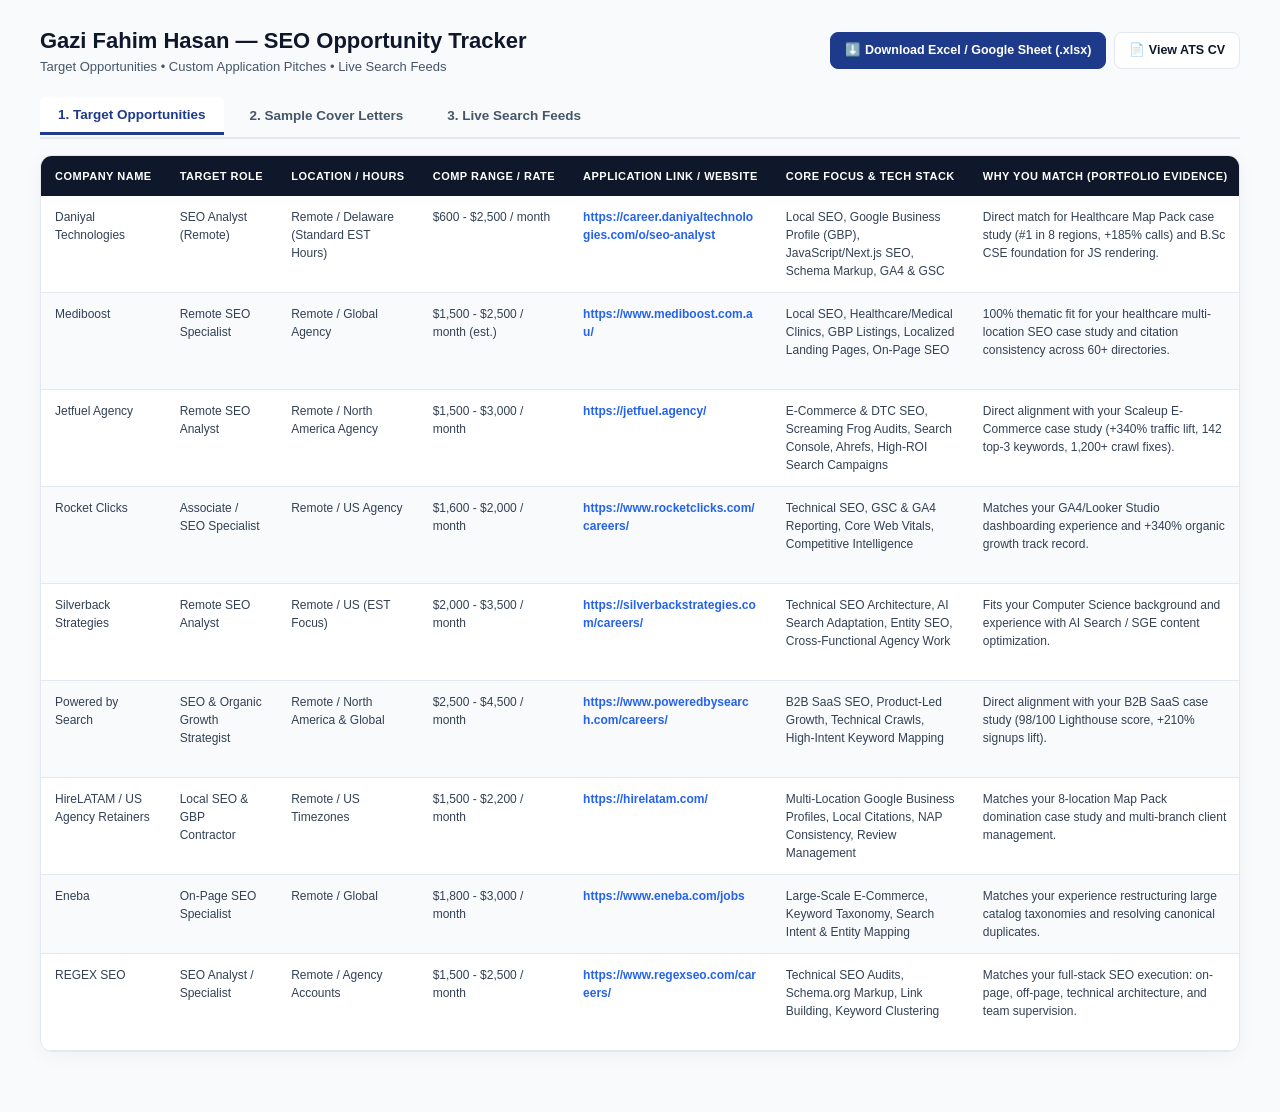
<file: tracker.html>
<!DOCTYPE html>
<html lang="en">
<head>
  <meta charset="UTF-8">
  <meta name="viewport" content="width=device-width, initial-scale=1.0">
  <title>Gazi Fahim Hasan — SEO Opportunity Tracker & Cover Letters</title>
  <style>
    :root {
      --primary: #1E3A8A;
      --primary-light: #DBEAFE;
      --text-main: #0F172A;
      --text-muted: #475569;
      --bg: #F8FAFC;
      --card-bg: #FFFFFF;
      --border: #E2E8F0;
    }
    * { box-sizing: border-box; margin: 0; padding: 0; }
    body { font-family: -apple-system, BlinkMacSystemFont, "Segoe UI", Roboto, sans-serif; background: var(--bg); color: var(--text-main); line-height: 1.5; padding: 24px 20px 60px; }
    .header-bar { max-width: 1200px; margin: 0 auto 20px; display: flex; flex-wrap: wrap; justify-content: space-between; align-items: center; gap: 12px; }
    .header-title h1 { font-size: 22px; font-weight: 800; color: var(--text-main); }
    .header-title p { font-size: 13px; color: var(--text-muted); }
    .action-links { display: flex; gap: 8px; }
    .btn { display: inline-flex; align-items: center; gap: 6px; padding: 8px 14px; border-radius: 8px; font-size: 12.5px; font-weight: 600; text-decoration: none; cursor: pointer; border: 1px solid var(--border); background: #FFF; color: var(--text-main); transition: all 0.15s; }
    .btn-primary { background: var(--primary); color: #FFF; border-color: var(--primary); }
    .btn:hover { transform: translateY(-1px); box-shadow: 0 4px 12px rgba(0,0,0,0.06); }
    
    .nav-tabs { max-width: 1200px; margin: 0 auto 16px; display: flex; gap: 8px; border-bottom: 2px solid var(--border); padding-bottom: 2px; }
    .tab-btn { background: none; border: none; padding: 10px 18px; font-size: 13.5px; font-weight: 700; color: var(--text-muted); cursor: pointer; border-radius: 6px 6px 0 0; transition: all 0.15s; }
    .tab-btn.active { color: var(--primary); border-bottom: 3px solid var(--primary); background: #FFF; }
    
    .tab-content { max-width: 1200px; margin: 0 auto; background: #FFF; border-radius: 12px; box-shadow: 0 4px 20px rgba(0,0,0,0.04); border: 1px solid var(--border); overflow: hidden; display: none; }
    .tab-content.active { display: block; }
    
    .table-container { overflow-x: auto; width: 100%; }
    table { width: 100%; border-collapse: collapse; font-size: 12px; text-align: left; }
    th { background: #0F172A; color: #FFF; font-weight: 700; padding: 12px 14px; text-transform: uppercase; font-size: 11px; letter-spacing: 0.5px; white-space: nowrap; }
    td { padding: 12px 14px; border-bottom: 1px solid var(--border); vertical-align: top; color: #334155; }
    tr:nth-child(even) td { background: #F8FAFC; }
    tr:hover td { background: #F1F5F9; }
    td a { color: #2563EB; font-weight: 600; text-decoration: none; word-break: break-all; }
    td a:hover { text-decoration: underline; }
    
    .badge { display: inline-block; padding: 2px 8px; border-radius: 9999px; font-size: 10.5px; font-weight: 700; }
    .badge-ready { background: #DEF7EC; color: #03543F; }
    .badge-explore { background: #FEF08A; color: #713F12; }
    
    .letter-card { padding: 20px; border-bottom: 1px solid var(--border); }
    .letter-card:last-child { border-bottom: none; }
    .letter-title { font-size: 15px; font-weight: 700; color: var(--primary); margin-bottom: 4px; display: flex; justify-content: space-between; align-items: center; }
    .letter-subject { font-size: 12.5px; font-weight: 600; color: var(--text-main); margin-bottom: 10px; background: #F1F5F9; padding: 6px 10px; border-radius: 6px; }
    .letter-body { background: #F8FAFC; border: 1px solid var(--border); border-radius: 8px; padding: 14px; font-family: -apple-system, BlinkMacSystemFont, monospace; font-size: 11.5px; line-height: 1.6; white-space: pre-wrap; color: #1E293B; }
    .copy-btn { padding: 4px 10px; font-size: 11px; cursor: pointer; border-radius: 6px; border: 1px solid var(--border); background: #FFF; font-weight: 600; }
    .copy-btn:hover { background: var(--primary); color: #FFF; }
    
    .toast { position: fixed; bottom: 20px; right: 20px; background: #0F172A; color: #FFF; padding: 10px 18px; border-radius: 8px; font-size: 12px; font-weight: 600; display: none; z-index: 1000; }
  </style>
</head>
<body>

  <div class="header-bar">
    <div class="header-title">
      <h1>Gazi Fahim Hasan — SEO Opportunity Tracker</h1>
      <p>Target Opportunities • Custom Application Pitches • Live Search Feeds</p>
    </div>
    <div class="action-links">
      <a class="btn btn-primary" href="Gazi_Fahim_Hasan_SEO_Job_Tracker.xlsx" download>
        ⬇️ Download Excel / Google Sheet (.xlsx)
      </a>
      <a class="btn" href="Gazi_Fahim_Hasan_ATS_CV.pdf" target="_blank">
        📄 View ATS CV
      </a>
    </div>
  </div>

  <div class="nav-tabs">
    <button class="tab-btn active" onclick="switchTab('tab-opportunities', this)">1. Target Opportunities</button>
    <button class="tab-btn" onclick="switchTab('tab-letters', this)">2. Sample Cover Letters</button>
    <button class="tab-btn" onclick="switchTab('tab-feeds', this)">3. Live Search Feeds</button>
  </div>

  <div id="tab-opportunities" class="tab-content active">
    <div class="table-container">
      <table>
        <thead><tr>
<th>Company Name</th><th>Target Role</th><th>Location / Hours</th><th>Comp Range / Rate</th><th>Application Link / Website</th><th>Core Focus &amp; Tech Stack</th><th>Why You Match (Portfolio Evidence)</th><th>Status</th><th>Date Added</th><th>Strategy &amp; Action Notes</th></tr></thead><tbody><tr><td>Daniyal Technologies</td><td>SEO Analyst (Remote)</td><td>Remote / Delaware (Standard EST Hours)</td><td>$600 - $2,500 / month</td><td><a href="https://career.daniyaltechnologies.com/o/seo-analyst" target="_blank">https://career.daniyaltechnologies.com/o/seo-analyst</a></td><td>Local SEO, Google Business Profile (GBP), JavaScript/Next.js SEO, Schema Markup, GA4 &amp; GSC</td><td>Direct match for Healthcare Map Pack case study (#1 in 8 regions, +185% calls) and B.Sc CSE foundation for JS rendering.</td><td><span class="badge badge-ready">Ready to Apply</span></td><td>2026-09-24</td><td>Apply via custom pitch in Tab 2 highlighting code-level understanding of Next.js and GBP multi-location execution.</td></tr><tr><td>Mediboost</td><td>Remote SEO Specialist</td><td>Remote / Global Agency</td><td>$1,500 - $2,500 / month (est.)</td><td><a href="https://www.mediboost.com.au/" target="_blank">https://www.mediboost.com.au/</a></td><td>Local SEO, Healthcare/Medical Clinics, GBP Listings, Localized Landing Pages, On-Page SEO</td><td>100% thematic fit for your healthcare multi-location SEO case study and citation consistency across 60+ directories.</td><td><span class="badge badge-ready">Ready to Apply</span></td><td>2026-09-24</td><td>Medical marketing agency specializing in clinics. Pitch your proven healthcare patient-acquisition track record.</td></tr><tr><td>Jetfuel Agency</td><td>Remote SEO Analyst</td><td>Remote / North America Agency</td><td>$1,500 - $3,000 / month</td><td><a href="https://jetfuel.agency/" target="_blank">https://jetfuel.agency/</a></td><td>E-Commerce &amp; DTC SEO, Screaming Frog Audits, Search Console, Ahrefs, High-ROI Search Campaigns</td><td>Direct alignment with your Scaleup E-Commerce case study (+340% traffic lift, 142 top-3 keywords, 1,200+ crawl fixes).</td><td><span class="badge badge-ready">Ready to Apply</span></td><td>2026-09-24</td><td>Specializes in Shopify and DTC e-commerce. Highlight technical crawl resolution and structured data.</td></tr><tr><td>Rocket Clicks</td><td>Associate / SEO Specialist</td><td>Remote / US Agency</td><td>$1,600 - $2,000 / month</td><td><a href="https://www.rocketclicks.com/careers/" target="_blank">https://www.rocketclicks.com/careers/</a></td><td>Technical SEO, GSC &amp; GA4 Reporting, Core Web Vitals, Competitive Intelligence</td><td>Matches your GA4/Looker Studio dashboarding experience and +340% organic growth track record.</td><td><span class="badge badge-ready">Ready to Apply</span></td><td>2026-09-24</td><td>US performance agency with established remote training and transparent client reporting culture.</td></tr><tr><td>Silverback Strategies</td><td>Remote SEO Analyst</td><td>Remote / US (EST Focus)</td><td>$2,000 - $3,500 / month</td><td><a href="https://silverbackstrategies.com/careers/" target="_blank">https://silverbackstrategies.com/careers/</a></td><td>Technical SEO Architecture, AI Search Adaptation, Entity SEO, Cross-Functional Agency Work</td><td>Fits your Computer Science background and experience with AI Search / SGE content optimization.</td><td><span class="badge badge-explore">Exploring</span></td><td>2026-09-24</td><td>Well-regarded mid-size agency managing high-growth brands. Emphasize team leadership at Scaleup Ads Agency.</td></tr><tr><td>Powered by Search</td><td>SEO &amp; Organic Growth Strategist</td><td>Remote / North America &amp; Global</td><td>$2,500 - $4,500 / month</td><td><a href="https://www.poweredbysearch.com/careers/" target="_blank">https://www.poweredbysearch.com/careers/</a></td><td>B2B SaaS SEO, Product-Led Growth, Technical Crawls, High-Intent Keyword Mapping</td><td>Direct alignment with your B2B SaaS case study (98/100 Lighthouse score, +210% signups lift).</td><td><span class="badge badge-explore">Exploring</span></td><td>2026-09-24</td><td>Leading B2B SaaS marketing consultancy. Emphasize conversion-focused SEO and pipeline contribution.</td></tr><tr><td>HireLATAM / US Agency Retainers</td><td>Local SEO &amp; GBP Contractor</td><td>Remote / US Timezones</td><td>$1,500 - $2,200 / month</td><td><a href="https://hirelatam.com/" target="_blank">https://hirelatam.com/</a></td><td>Multi-Location Google Business Profiles, Local Citations, NAP Consistency, Review Management</td><td>Matches your 8-location Map Pack domination case study and multi-branch client management.</td><td><span class="badge badge-explore">Exploring</span></td><td>2026-09-24</td><td>US agencies outsourcing client portfolios of home service businesses (plumbing, roofing, legal).</td></tr><tr><td>Eneba</td><td>On-Page SEO Specialist</td><td>Remote / Global</td><td>$1,800 - $3,000 / month</td><td><a href="https://www.eneba.com/jobs" target="_blank">https://www.eneba.com/jobs</a></td><td>Large-Scale E-Commerce, Keyword Taxonomy, Search Intent &amp; Entity Mapping</td><td>Matches your experience restructuring large catalog taxonomies and resolving canonical duplicates.</td><td><span class="badge badge-explore">Exploring</span></td><td>2026-09-24</td><td>Global digital gaming marketplace with massive organic search catalog volume.</td></tr><tr><td>REGEX SEO</td><td>SEO Analyst / Specialist</td><td>Remote / Agency Accounts</td><td>$1,500 - $2,500 / month</td><td><a href="https://www.regexseo.com/careers/" target="_blank">https://www.regexseo.com/careers/</a></td><td>Technical SEO Audits, Schema.org Markup, Link Building, Keyword Clustering</td><td>Matches your full-stack SEO execution: on-page, off-page, technical architecture, and team supervision.</td><td><span class="badge badge-explore">Exploring</span></td><td>2026-09-24</td><td>Boutique digital agency hiring technical search specialists for ongoing international client work.</td></tr></tbody></table></div></div><div id="tab-letters" class="tab-content">
    <div class="letter-card">
      <div class="letter-title">
        <span>Daniyal Technologies Custom Pitch (SEO Analyst (Local &amp; Technical))</span>
        <button class="copy-btn" onclick="copyLetter('letter_Daniyal_Technologies_Custom_Pitch')">📋 Copy Letter</button>
      </div>
      <p style="font-size: 11.5px; color: var(--text-muted); margin-bottom: 6px;"><strong>Usage:</strong> Submit directly on career.daniyaltechnologies.com/o/seo-analyst or email application</p>
      <div class="letter-subject"><strong>Subject:</strong> Application for SEO Analyst (Remote) — Gazi Fahim Hasan</div>
      <div class="letter-body" id="letter_Daniyal_Technologies_Custom_Pitch">Dear Hiring Team at Daniyal Technologies,

I am writing to express my strong interest in the remote SEO Analyst position. With 4+ years of hands-on SEO execution, an active role as SEO Executive at Scaleup Ads Agency, and a Bachelor&#x27;s in Computer Science &amp; Engineering, I bridge the gap between Local SEO dominance and deep technical/JavaScript architecture.

Here is how my background aligns with your core requirements:

1. Local SEO &amp; Google Business Profile (GBP) Expertise:
• Multi-Location Case Study: Optimized local presence for a multi-branch healthcare group across 60+ directories with LocalBusiness JSON-LD markup and geo-coordinates, securing #1 Google Map Pack rankings across 8 major regions and driving a +185% increase in direct calls.
• Proactive GBP maintenance: Post scheduling, review management systems, category refinement, and continuous local citation audits.

2. Technical &amp; JavaScript SEO (Computer Science Foundation):
• Unlike non-technical marketers, my B.Sc. in Computer Science allows me to diagnose indexing, rendering, and hydration bottlenecks on modern JavaScript frameworks (React / Next.js).
• Core Web Vitals Overhaul: Raised a client platform&#x27;s Google Lighthouse score from 64 to 98/100, lifting qualified conversions by +210%.
• Resolved 1,200+ crawl errors, canonical loops, and redirect chains using Screaming Frog and Google Search Console.

3. Analytics &amp; Modern Search Strategy:
• Daily power user of Google Search Console, Google Analytics 4 (GA4), Ahrefs, and SEMrush.
• Familiar with AI Overviews (SGE), Entity SEO, and topical semantic clusters that protect rankings against algorithm shifts.

I am fully prepared to support standard EST business hours, collaborate across international time zones, and deliver measurable organic search ROI from day one.

Portfolio &amp; Case Studies: https://gazifahimhasan.com
GitHub: https://github.com/hasangazifahim
Contact: gazifahimhasan1@gmail.com | +880 1857571304

Thank you for your time and consideration. I look forward to speaking with you!

Sincerely,
Gazi Fahim Hasan</div>
      <p style="font-size: 11px; color: #64748B; margin-top: 6px;"><em>Customization Tip: Tailored for EST schedule, Next.js / JavaScript SEO, and Map Pack LocalBusiness schema.</em></p>
    </div>
    
    <div class="letter-card">
      <div class="letter-title">
        <span>Local SEO &amp; Agency Multi-Location Pitch (Local SEO Specialist / GBP Manager)</span>
        <button class="copy-btn" onclick="copyLetter('letter_Local_SEO_&_Agency_Multi-Location_Pitch')">📋 Copy Letter</button>
      </div>
      <p style="font-size: 11.5px; color: var(--text-muted); margin-bottom: 6px;"><strong>Usage:</strong> For medical, home services, legal, or multi-location agency roles (e.g. Mediboost, HireLATAM)</p>
      <div class="letter-subject"><strong>Subject:</strong> Application: Local SEO &amp; Google Business Profile Specialist — Gazi Fahim Hasan</div>
      <div class="letter-body" id="letter_Local_SEO_&_Agency_Multi-Location_Pitch">Dear Hiring Manager,

I am writing to apply for the Local SEO Specialist position. If your agency is looking for a data-driven specialist who can take clients to #1 in the Google 3-Pack and keep them there, my track record delivers exactly that.

Key Local SEO Accomplishments:
• Multi-Location Dominance: Took an 8-location healthcare group from fragmented visibility to #1 Google Map Pack rankings across all 8 target regions, driving a +185% increase in direct calls and appointment bookings.
• NAP &amp; Citation Integrity: Cleaned up and standardized NAP citations across 60+ leading directories (BrightLocal, Apple Maps, Bing Places, Yelp) with zero duplicate conflicts.
• Technical Local Architecture: Implemented LocalBusiness and MedicalClinic Schema.org JSON-LD structured data with precise geo-coordinates, entity relationships, and service menus.
• Proactive GBP Growth: Engineered weekly post strategies, review generation workflows, and category optimizations to defend local share against aggressive competitors.

As an SEO Executive managing high-tempo agency accounts, I know how to deliver clear, conversion-focused reporting in GA4 and Looker Studio that clients understand and appreciate.

Portfolio: https://gazifahimhasan.com
Contact: gazifahimhasan1@gmail.com | +880 1857571304

I welcome the opportunity to discuss how I can elevate your local search portfolio.

Best regards,
Gazi Fahim Hasan</div>
      <p style="font-size: 11px; color: #64748B; margin-top: 6px;"><em>Customization Tip: Highlight client niche (dental, legal, roofing) and specific local review/citation challenges.</em></p>
    </div>
    
    <div class="letter-card">
      <div class="letter-title">
        <span>Technical SEO &amp; SaaS / E-Commerce Pitch (Technical SEO Analyst / Specialist)</span>
        <button class="copy-btn" onclick="copyLetter('letter_Technical_SEO_&_SaaS_/_E-Commerce_Pitch')">📋 Copy Letter</button>
      </div>
      <p style="font-size: 11.5px; color: var(--text-muted); margin-bottom: 6px;"><strong>Usage:</strong> For B2B SaaS, e-commerce, or marketplace roles (e.g. Jetfuel Agency, Powered by Search, Eneba)</p>
      <div class="letter-subject"><strong>Subject:</strong> Application: Technical SEO Specialist — Gazi Fahim Hasan (B.Sc. CSE)</div>
      <div class="letter-body" id="letter_Technical_SEO_&_SaaS_/_E-Commerce_Pitch">Dear Hiring Team,

I am reaching out regarding the Technical SEO Specialist opening. As a Computer Science &amp; Engineering graduate and practicing SEO Executive at Scaleup Ads Agency, I bring an algorithmic, code-level approach to organic search growth.

Proven Technical Achievements:
• Core Web Vitals &amp; JS SEO: Architected technical performance overhaul for a SaaS platform, elevating Google Lighthouse score from 64 to 98/100 and generating +210% demo signups.
• Large-Scale E-Commerce Growth: Delivered a +340% organic traffic explosion and moved 142 high-competition keywords into Google Top 3 by restructuring product taxonomy and eliminating 1,200+ canonical errors.
• Rich Snippets &amp; Schema: Deployed robust JSON-LD architectures (Product, Organization, FAQ, Article, Breadcrumbs) to capture enhanced SERP real estate and lift commercial CTR.
• Algorithmic Foundation: Deep structural understanding of search engine crawling bots, JavaScript rendering (React / Next.js), server status codes, and indexation hygiene.

I combine deep technical troubleshooting in Screaming Frog and GSC with commercial keyword intent mapping in Ahrefs and SEMrush.

Portfolio &amp; Case Studies: https://gazifahimhasan.com
GitHub: https://github.com/hasangazifahim
Contact: gazifahimhasan1@gmail.com | +880 1857571304

I look forward to discussing how my technical background can accelerate your organic pipeline.

Sincerely,
Gazi Fahim Hasan</div>
      <p style="font-size: 11px; color: #64748B; margin-top: 6px;"><em>Customization Tip: Mention CMS/Stack (Shopify, WordPress, Next.js, Headless) and organic revenue impact.</em></p>
    </div>
    
    <div class="letter-card">
      <div class="letter-title">
        <span>Direct LinkedIn / Cold Email Outreach Pitch (Any Remote SEO Role)</span>
        <button class="copy-btn" onclick="copyLetter('letter_Direct_LinkedIn_/_Cold_Email_Outreach_Pitch')">📋 Copy Letter</button>
      </div>
      <p style="font-size: 11.5px; color: var(--text-muted); margin-bottom: 6px;"><strong>Usage:</strong> For reaching out to Agency Founders, SEO Directors, or Recruiters on LinkedIn / Email (100 words)</p>
      <div class="letter-subject"><strong>Subject:</strong> SEO Specialist with B.Sc. CSE &amp; +340% Traffic Track Record</div>
      <div class="letter-body" id="letter_Direct_LinkedIn_/_Cold_Email_Outreach_Pitch">Hi [Name],

I saw you&#x27;re expanding your SEO team at [Company Name] and wanted to connect. 

I&#x27;m an SEO Executive with a B.Sc. in Computer Science &amp; Engineering. I specialize in merging deep technical crawl architecture (Core Web Vitals, JS SEO, Schema) with conversion-driven Local &amp; On-Page SEO:

• Scaled e-commerce client organic traffic by +340% with 140+ keywords in Google Top 3
• Ranked 8 healthcare locations #1 in Google Map Pack (+185% calls lift)
• Resolved 1,200+ crawl errors &amp; boosted SaaS Lighthouse score to 98/100

Are you open to a brief chat this week to see if my background fits your current search targets?

Portfolio: https://gazifahimhasan.com
Best,
Gazi Fahim Hasan</div>
      <p style="font-size: 11px; color: #64748B; margin-top: 6px;"><em>Customization Tip: Insert recipient name and company name. Keep concise for quick reading on mobile.</em></p>
    </div>
    </div>
  <div id="tab-feeds" class="tab-content">
    <div class="table-container">
      <table>
        <thead><tr>
<th>Platform Name</th><th>Target Specialty</th><th>Exact Recommended Search Query</th><th>Direct Clickable Job Search URL</th><th>Check Frequency</th><th>Pro-Tip &amp; Filtering Guidance</th></tr></thead><tbody><tr><td>Indeed Remote</td><td>Local SEO &amp; SEO Analyst</td><td>&quot;SEO Analyst&quot; OR &quot;Local SEO&quot; remote</td><td><a href="https://www.indeed.com/jobs?q=%22SEO+Analyst%22+OR+%22Local+SEO%22+remote&l=Remote" target="_blank" style="font-weight:700;">Open Search Feed ↗</a></td><td>Daily</td><td>Filter by &#x27;Date Posted: Last 3 days&#x27;. Excellent for US digital marketing agencies hiring offshore specialists.</td></tr><tr><td>Indeed Remote</td><td>Technical SEO Specialist</td><td>&quot;Technical SEO&quot; remote &quot;Search Console&quot;</td><td><a href="https://www.indeed.com/jobs?q=%22Technical+SEO%22+remote+%22Search+Console%22&l=Remote" target="_blank" style="font-weight:700;">Open Search Feed ↗</a></td><td>2x / Week</td><td>Focus on listings mentioning site migrations, Core Web Vitals, or schema markup where your CSE degree stands out.</td></tr><tr><td>Dynamite Jobs</td><td>Vetted Remote SEO Roles</td><td>Category: SEO / Marketing (100% Remote)</td><td><a href="https://dynamitejobs.com/remote-seo-jobs" target="_blank" style="font-weight:700;">Open Search Feed ↗</a></td><td>2x / Week</td><td>Every job is 100% verified remote. Look for boutique agencies like Silverback, Mediboost, and Jetfuel Agency.</td></tr><tr><td>We Work Remotely</td><td>Organic Growth &amp; SEO</td><td>Category: Remote Marketing Jobs</td><td><a href="https://weworkremotely.com/categories/remote-marketing-jobs" target="_blank" style="font-weight:700;">Open Search Feed ↗</a></td><td>2x / Week</td><td>High-caliber tech and agency listings (Powered by Search, Animalz). Great for higher comp brackets ($2k-$4k+/mo).</td></tr><tr><td>Himalayas</td><td>Remote-First SEO Roles</td><td>Role: SEO Specialist / Analyst</td><td><a href="https://himalayas.app/jobs/seo" target="_blank" style="font-weight:700;">Open Search Feed ↗</a></td><td>Weekly</td><td>Modern remote-first companies. Transparent salary ranges and time-zone requirements clearly displayed.</td></tr><tr><td>LinkedIn Jobs</td><td>Remote SEO Analyst (Worldwide)</td><td>Keywords: SEO Analyst Local SEO | Filter: Remote</td><td><a href="https://www.linkedin.com/jobs/search/?keywords=SEO%20Analyst%20Local%20SEO&f_WT=2" target="_blank" style="font-weight:700;">Open Search Feed ↗</a></td><td>Daily</td><td>Set an alert for &#x27;SEO Analyst Remote&#x27;. Apply within the first 24 hours of posting for maximum visibility.</td></tr><tr><td>SEOjobs.com</td><td>Niche SEO Job Board</td><td>Search: Local SEO / Technical SEO</td><td><a href="https://seojobs.com/" target="_blank" style="font-weight:700;">Open Search Feed ↗</a></td><td>Weekly</td><td>Curated exclusively for search marketing professionals. Quality over quantity.</td></tr><tr><td>Upwork Project Search</td><td>High-Ticket Local SEO Audits</td><td>Query: &#x27;Local SEO&#x27; OR &#x27;Technical SEO Audit&#x27; ($1k+)</td><td><a href="https://www.upwork.com/nx/search/jobs/?q=local%20seo%20audit" target="_blank" style="font-weight:700;">Open Search Feed ↗</a></td><td>Daily</td><td>Great for adding immediate $1,000–$2,000 monthly retainers alongside full-time agency work.</td></tr>
        </tbody>
      </table>
    </div>
  </div>

  <div class="toast" id="toast">Copied to clipboard!</div>

  <script>
    function switchTab(tabId, btn) {
      document.querySelectorAll('.tab-content').forEach(el => el.classList.remove('active'));
      document.querySelectorAll('.tab-btn').forEach(el => el.classList.remove('active'));
      document.getElementById(tabId).classList.add('active');
      btn.classList.add('active');
    }

    function copyLetter(elementId) {
      const text = document.getElementById(elementId).innerText;
      navigator.clipboard.writeText(text).then(() => {
        showToast('Cover letter copied to clipboard!');
      });
    }

    function showToast(msg) {
      const t = document.getElementById('toast');
      t.innerText = msg;
      t.style.display = 'block';
      setTimeout(() => { t.style.display = 'none'; }, 2000);
    }
  </script>
</body>
</html>
</file>
<file: styles.css>
/* ==========================================================================
   ATS-Friendly CV Stylesheet — Gazi Fahim Hasan
   Designed for maximum ATS machine-readability + executive human presentation
   ========================================================================== */

:root {
  --font-primary: -apple-system, BlinkMacSystemFont, "Segoe UI", Roboto, "Helvetica Neue", Arial, sans-serif;
  --font-mono: "SF Mono", Consolas, "Liberation Mono", Menlo, Courier, monospace;
  
  /* Color Palette — High Contrast, ATS-safe */
  --text-main: #111827;        /* Deep Slate / Near Black */
  --text-body: #374151;        /* Readable Charcoal */
  --text-muted: #4b5563;       /* Subdued Grey */
  --text-light: #6b7280;       /* Metadata / Dates */
  --accent: #1e3a8a;           /* Deep Executive Navy */
  --accent-light: #dbeafe;     /* Subtle Navy Tint */
  --accent-warm: #ea580c;      /* Warm Amber (from portfolio) */
  --border-color: #e5e7eb;     /* Hairline Divider */
  --border-dark: #cbd5e1;      /* Section Underline */
  --bg-page: #f3f4f6;          /* App Backdrop */
  --bg-card: #ffffff;          /* CV Sheet Background */
  --tag-bg: #f1f5f9;           /* Skill Pill Background */
  --tag-text: #1e293b;         /* Skill Pill Text */

  /* Dimensions */
  --cv-width: 210mm;           /* Standard A4 Width */
  --cv-padding-x: 18mm;
  --cv-padding-y: 16mm;
}

/* Reset & Base Setup */
*, *::before, *::after {
  box-sizing: border-box;
  margin: 0;
  padding: 0;
}

html {
  font-size: 14px;
  line-height: 1.45;
  color: var(--text-body);
  background-color: var(--bg-page);
  font-family: var(--font-primary);
  -webkit-font-smoothing: antialiased;
  -moz-osx-font-smoothing: grayscale;
}

body {
  min-height: 100vh;
  display: flex;
  flex-direction: column;
  align-items: center;
  padding: 24px 16px 60px;
}

/* ==========================================================================
   Control Toolbar (Screen Only)
   ========================================================================== */
.toolbar-container {
  width: 100%;
  max-width: 820px;
  margin-bottom: 20px;
  display: flex;
  flex-wrap: wrap;
  align-items: center;
  justify-content: space-between;
  gap: 12px;
  background: #ffffff;
  padding: 12px 18px;
  border-radius: 12px;
  box-shadow: 0 4px 16px rgba(0, 0, 0, 0.06);
  border: 1px solid var(--border-color);
}

.toolbar-title {
  display: flex;
  align-items: center;
  gap: 8px;
  font-size: 14px;
  font-weight: 600;
  color: var(--text-main);
}

.toolbar-title .badge {
  background: #ecfdf5;
  color: #047857;
  font-size: 11px;
  font-weight: 700;
  padding: 2px 8px;
  border-radius: 9999px;
  border: 1px solid #a7f3d0;
  text-transform: uppercase;
  letter-spacing: 0.5px;
}

.toolbar-actions {
  display: flex;
  flex-wrap: wrap;
  align-items: center;
  gap: 8px;
}

.btn {
  display: inline-flex;
  align-items: center;
  gap: 6px;
  padding: 8px 14px;
  border-radius: 8px;
  font-size: 13px;
  font-weight: 600;
  cursor: pointer;
  border: 1px solid transparent;
  transition: all 0.15s ease-in-out;
  text-decoration: none;
}

.btn-primary {
  background: #0f172a;
  color: #ffffff;
}

.btn-primary:hover {
  background: #1e293b;
  transform: translateY(-1px);
}

.btn-secondary {
  background: #ffffff;
  color: var(--text-main);
  border-color: #d1d5db;
}

.btn-secondary:hover {
  background: #f9fafb;
  border-color: #9ca3af;
}

.btn svg {
  width: 16px;
  height: 16px;
}

/* Toast notification */
.toast {
  position: fixed;
  bottom: 24px;
  right: 24px;
  background: #0f172a;
  color: #ffffff;
  padding: 12px 20px;
  border-radius: 8px;
  font-size: 13px;
  font-weight: 500;
  box-shadow: 0 10px 25px rgba(0, 0, 0, 0.2);
  display: none;
  z-index: 1000;
  animation: slideUp 0.2s ease-out;
}

@keyframes slideUp {
  from { opacity: 0; transform: translateY(10px); }
  to { opacity: 1; transform: translateY(0); }
}

/* ==========================================================================
   CV Sheet Container (Printable Paper Look)
   ========================================================================== */
.cv-sheet {
  width: 100%;
  max-width: 820px;
  background: var(--bg-card);
  padding: 38px 42px;
  box-shadow: 0 6px 30px rgba(0, 0, 0, 0.08);
  border-radius: 4px;
  border: 1px solid #e2e8f0;
  box-sizing: border-box;
}

/* ==========================================================================
   Header Section (ATS-Safe Linear Parsing)
   ========================================================================== */
.cv-header {
  display: flex;
  align-items: flex-start;
  justify-content: space-between;
  gap: 24px;
  padding-bottom: 20px;
  border-bottom: 2px solid var(--border-dark);
}

.cv-header-content {
  flex: 1;
}

.cv-name {
  font-size: 26px;
  font-weight: 800;
  letter-spacing: -0.02em;
  color: var(--text-main);
  line-height: 1.15;
  text-transform: uppercase;
}

.cv-title {
  font-size: 15px;
  font-weight: 700;
  color: var(--accent);
  margin-top: 4px;
  letter-spacing: 0.01em;
}

.cv-contact-list {
  display: flex;
  flex-direction: column;
  gap: 4px;
  margin-top: 8px;
  font-size: 11.5px;
  color: var(--text-muted);
}

.contact-row {
  display: flex;
  flex-wrap: wrap;
  align-items: center;
  gap: 6px 10px;
}

.contact-item {
  display: inline-flex;
  align-items: center;
  gap: 4px;
}

.contact-item a {
  color: var(--text-body);
  text-decoration: none;
}

.contact-item a:hover {
  color: var(--accent);
  text-decoration: underline;
}

.contact-separator {
  color: #cbd5e1;
}

/* Photo Container */
.cv-photo-wrapper {
  flex-shrink: 0;
  width: 90px;
  height: 90px;
  border-radius: 50%;
  overflow: hidden;
  border: 2px solid #cbd5e1;
  box-shadow: 0 2px 8px rgba(0, 0, 0, 0.08);
  background: #f1f5f9;
}

.cv-photo-wrapper img {
  width: 100%;
  height: 100%;
  object-fit: cover;
  object-position: top center;
  display: block;
}

/* When Photo is toggled off */
body.hide-photo .cv-photo-wrapper {
  display: none !important;
}

/* ==========================================================================
   Section Layout & Headings
   ========================================================================== */
.cv-section {
  margin-top: 18px;
}

.section-heading {
  font-size: 13.5px;
  font-weight: 800;
  color: var(--text-main);
  text-transform: uppercase;
  letter-spacing: 0.06em;
  border-bottom: 1.5px solid var(--accent);
  padding-bottom: 3px;
  margin-bottom: 10px;
  display: flex;
  align-items: center;
  justify-content: space-between;
}

/* ==========================================================================
   Summary Text
   ========================================================================== */
.summary-text {
  font-size: 12px;
  line-height: 1.6;
  color: var(--text-body);
  text-align: justify;
}

.summary-text strong {
  color: var(--text-main);
  font-weight: 600;
}

/* Metrics Quick Bar */
.metrics-strip {
  display: grid;
  grid-template-columns: repeat(4, 1fr);
  gap: 8px;
  margin-top: 10px;
  background: #f8fafc;
  border: 1px solid #e2e8f0;
  border-radius: 6px;
  padding: 8px 10px;
}

.metric-box {
  text-align: center;
}

.metric-val {
  font-size: 14px;
  font-weight: 800;
  color: var(--accent);
  line-height: 1.1;
}

.metric-lbl {
  font-size: 10px;
  color: var(--text-muted);
  font-weight: 600;
  text-transform: uppercase;
  letter-spacing: 0.02em;
  margin-top: 2px;
}

/* ==========================================================================
   Skills Grid (Categorized for ATS Scanning)
   ========================================================================== */
.skills-container {
  display: flex;
  flex-direction: column;
  gap: 6px;
  font-size: 12px;
}

.skill-category-row {
  display: flex;
  align-items: baseline;
  gap: 6px;
  line-height: 1.5;
}

.skill-category-title {
  font-weight: 700;
  color: var(--text-main);
  min-width: 140px;
  flex-shrink: 0;
  font-size: 11.5px;
  text-transform: uppercase;
  letter-spacing: 0.02em;
}

.skill-items-list {
  color: var(--text-body);
  font-size: 11.5px;
}

/* ==========================================================================
   Experience Entries
   ========================================================================== */
.experience-list {
  display: flex;
  flex-direction: column;
  gap: 14px;
}

.experience-item {
  page-break-inside: avoid;
  break-inside: avoid;
}

.item-header {
  display: flex;
  justify-content: space-between;
  align-items: baseline;
  flex-wrap: wrap;
  gap: 4px;
}

.item-role {
  font-size: 13.5px;
  font-weight: 700;
  color: var(--text-main);
}

.item-company {
  font-weight: 700;
  color: var(--accent);
}

.item-location-date {
  font-size: 11.5px;
  font-weight: 600;
  color: var(--text-light);
  white-space: nowrap;
}

.bullet-list {
  list-style-type: disc;
  margin-left: 18px;
  margin-top: 5px;
  display: flex;
  flex-direction: column;
  gap: 4px;
}

.bullet-list li {
  font-size: 11.8px;
  line-height: 1.55;
  color: var(--text-body);
}

.bullet-list li strong {
  color: var(--text-main);
  font-weight: 600;
}

/* ==========================================================================
   Featured Case Studies Section
   ========================================================================== */
.case-studies-grid {
  display: flex;
  flex-direction: column;
  gap: 8px;
}

.case-study-card {
  background: #f8fafc;
  border-left: 3px solid var(--accent);
  padding: 8px 12px;
  border-radius: 0 4px 4px 0;
  font-size: 11.5px;
  line-height: 1.5;
}

.case-study-title-row {
  display: flex;
  justify-content: space-between;
  align-items: baseline;
  margin-bottom: 3px;
}

.case-study-name {
  font-weight: 700;
  color: var(--text-main);
}

.case-study-highlight {
  font-weight: 700;
  color: var(--accent-warm);
  font-size: 11px;
}

.case-study-desc {
  color: var(--text-body);
}

.case-study-tools {
  margin-top: 3px;
  font-size: 10.5px;
  color: var(--text-muted);
}

/* ==========================================================================
   Education & Languages & References
   ========================================================================== */
.education-item {
  page-break-inside: avoid;
  break-inside: avoid;
}

.references-grid {
  display: grid;
  grid-template-columns: 1fr 1fr;
  gap: 12px;
  margin-top: 4px;
}

.reference-card {
  background: #f8fafc;
  border: 1px solid #e2e8f0;
  border-radius: 4px;
  padding: 8px 10px;
  font-size: 11px;
  line-height: 1.45;
}

.ref-name {
  font-weight: 700;
  color: var(--text-main);
  font-size: 11.5px;
}

.ref-title {
  color: var(--accent);
  font-weight: 600;
  font-size: 10.5px;
}

.ref-dept {
  color: var(--text-muted);
  font-size: 10.5px;
}

.ref-contact {
  margin-top: 3px;
  color: var(--text-body);
}

.ref-contact a {
  color: var(--text-body);
  text-decoration: none;
}

.ref-contact a:hover {
  color: var(--accent);
  text-decoration: underline;
}

/* ==========================================================================
   Plain Text Modal (ATS Text Extractor)
   ========================================================================== */
.modal-overlay {
  position: fixed;
  top: 0;
  left: 0;
  width: 100vw;
  height: 100vh;
  background: rgba(15, 23, 42, 0.6);
  backdrop-filter: blur(4px);
  display: none;
  align-items: center;
  justify-content: center;
  z-index: 9999;
  padding: 20px;
}

.modal-content {
  background: #ffffff;
  width: 100%;
  max-width: 760px;
  max-height: 85vh;
  border-radius: 12px;
  display: flex;
  flex-direction: column;
  overflow: hidden;
  box-shadow: 0 20px 40px rgba(0,0,0,0.2);
}

.modal-header {
  padding: 14px 20px;
  border-bottom: 1px solid var(--border-color);
  display: flex;
  align-items: center;
  justify-content: space-between;
}

.modal-title {
  font-size: 15px;
  font-weight: 700;
  color: var(--text-main);
}

.modal-body {
  padding: 16px 20px;
  overflow-y: auto;
  flex: 1;
}

.plain-text-box {
  width: 100%;
  height: 420px;
  font-family: var(--font-mono);
  font-size: 11px;
  line-height: 1.6;
  color: #1e293b;
  background: #f8fafc;
  border: 1px solid #cbd5e1;
  border-radius: 6px;
  padding: 12px;
  resize: vertical;
  white-space: pre-wrap;
}

.modal-footer {
  padding: 12px 20px;
  border-top: 1px solid var(--border-color);
  display: flex;
  justify-content: flex-end;
  gap: 8px;
}

/* ==========================================================================
   PRINT STYLES (@media print) — Pixel Perfect A4 / Letter PDF
   ========================================================================== */
@media print {
  @page {
    size: A4 portrait;
    margin: 12mm 14mm 12mm 14mm;
  }

  html, body {
    background: #ffffff !important;
    padding: 0 !important;
    margin: 0 !important;
    font-size: 12.5px;
  }

  .toolbar-container, .modal-overlay, .toast {
    display: none !important;
  }

  .cv-sheet {
    max-width: 100% !important;
    width: 100% !important;
    padding: 0 !important;
    margin: 0 !important;
    box-shadow: none !important;
    border: none !important;
    border-radius: 0 !important;
  }

  .cv-header {
    border-bottom: 1.5px solid #111827 !important;
    padding-bottom: 12px !important;
  }

  .cv-name {
    font-size: 22px !important;
    color: #000000 !important;
  }

  .cv-title {
    font-size: 13.5px !important;
    color: #1e3a8a !important;
  }

  .section-heading {
    border-bottom: 1.5px solid #1e3a8a !important;
    color: #000000 !important;
    font-size: 12.5px !important;
    margin-top: 14px !important;
    margin-bottom: 6px !important;
    padding-bottom: 2px !important;
  }

  .cv-section {
    margin-top: 12px !important;
  }

  .summary-text {
    font-size: 11px !important;
    line-height: 1.5 !important;
  }

  .metrics-strip {
    background: #f8fafc !important;
    border: 1px solid #e2e8f0 !important;
    padding: 6px 8px !important;
    margin-top: 8px !important;
  }

  .metric-val {
    font-size: 12px !important;
  }

  .metric-lbl {
    font-size: 9px !important;
  }

  .experience-item, .case-study-card, .reference-card, .education-item {
    page-break-inside: avoid !important;
    break-inside: avoid !important;
  }

  .bullet-list li {
    font-size: 10.8px !important;
    line-height: 1.45 !important;
  }

  .skill-items-list, .skill-category-title {
    font-size: 10.8px !important;
  }

  .case-study-card {
    background: #f8fafc !important;
    border-left: 2.5px solid #1e3a8a !important;
    padding: 6px 10px !important;
  }

  /* Don't print URLs next to links */
  a[href]::after {
    content: "" !important;
  }
}
</file>
